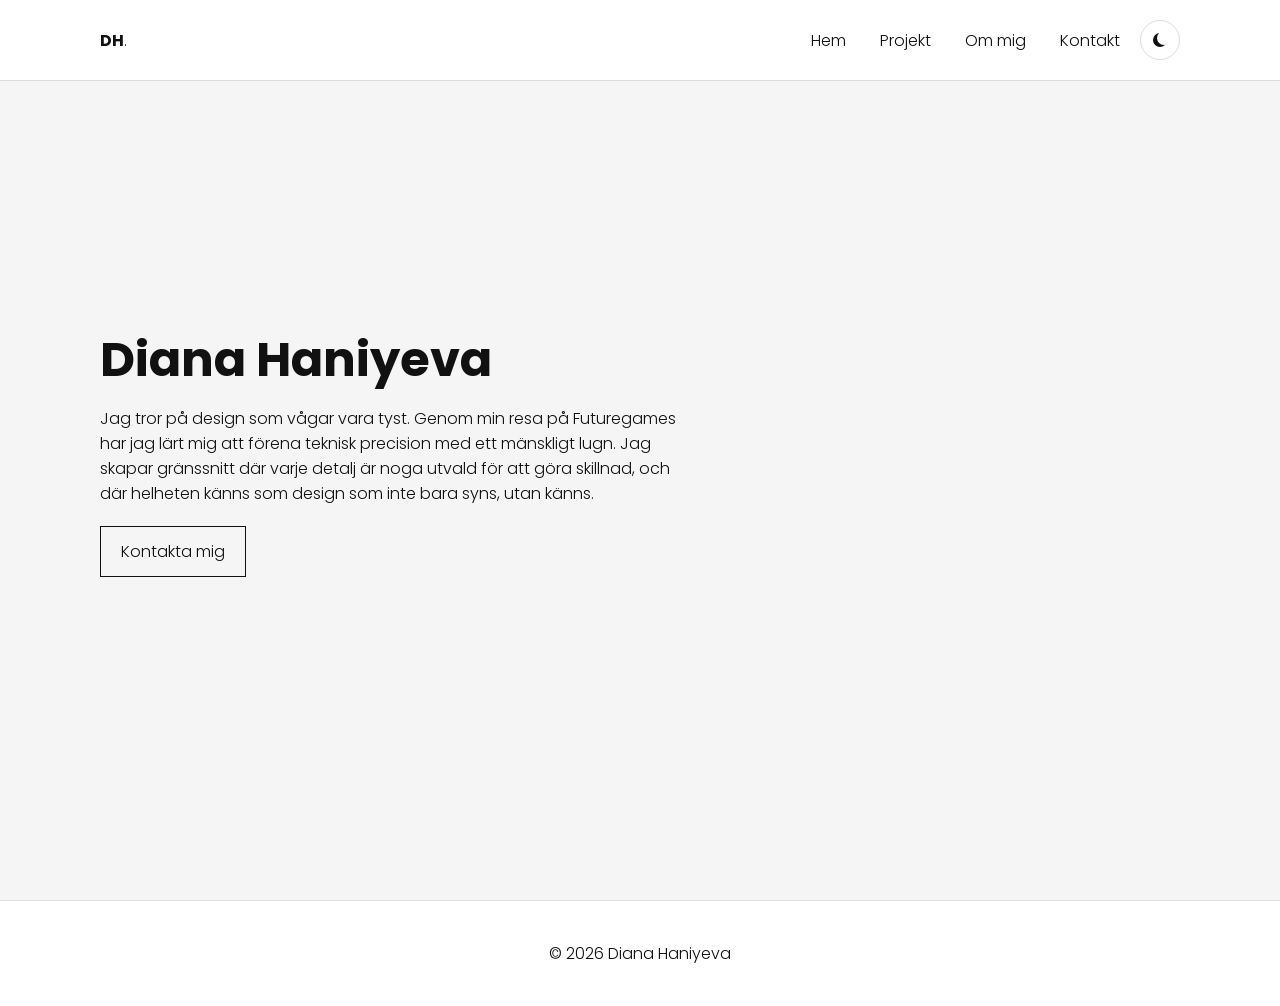
<file: index.html>
<!DOCTYPE html>
<html lang="sv">
<head>
  <meta charset="UTF-8">
  <meta name="viewport" content="width=device-width, initial-scale=1.0">
  <title>Hem</title>

  <!-- Font Poppins -->
  <link href="https://fonts.googleapis.com/css2?family=Poppins:wght@300;700&display=swap" rel="stylesheet">

  <link rel="stylesheet" href="style.css">
</head>
<body>
<!-- header with links to other pages and dark mode buton -->
<header>

  <div class="logo">DH<span>.</span></div>

  <nav>
    <a href="index.html">Hem</a>
    <a href="projects.html">Projekt</a>
    <a href="about.html">Om mig</a>
    <a href="contact.html">Kontakt</a>
  </nav>

  <!-- Dark mode buttn -->
  <button id="themeToggle" aria-label="Toggle theme">
    <span class="icon"></span>
  </button>

  <!-- Burger menu button for phone -->
  <button class="burger" id="burger">☰</button>

</header>

<!-- In the burger menu -->
<div class="mobile-menu" id="mobileMenu">

  <!-- Close button in burger menu -->
  <button class="close-menu" id="closeMenu">✕</button>

  <a href="index.html">Hem</a>
  <a href="projects.html">Projekt</a>
  <a href="about.html">Om mig</a>
  <a href="contact.html">Kontakt</a>

</div>
<!-- Home page text-->
<section class="home">
  <h1>Diana Haniyeva</h1>
  <p>Jag tror på design som vågar vara tyst. Genom min resa på Futuregames har jag lärt mig att förena teknisk precision med ett mänskligt lugn. Jag skapar gränssnitt där varje detalj är noga utvald för att göra skillnad, och där helheten känns som design som inte bara syns, utan känns. ︎⁠</p>
  <a href="contact.html" class="cta-btn">Kontakta mig</a>
</section>

<!-- Footer-->
<footer>
  <p>© 2026 Diana Haniyeva</p>
</footer>
<!-- Links dark mode in java script-->
<script src="script.js"></script>
</body>
</html>
</file>
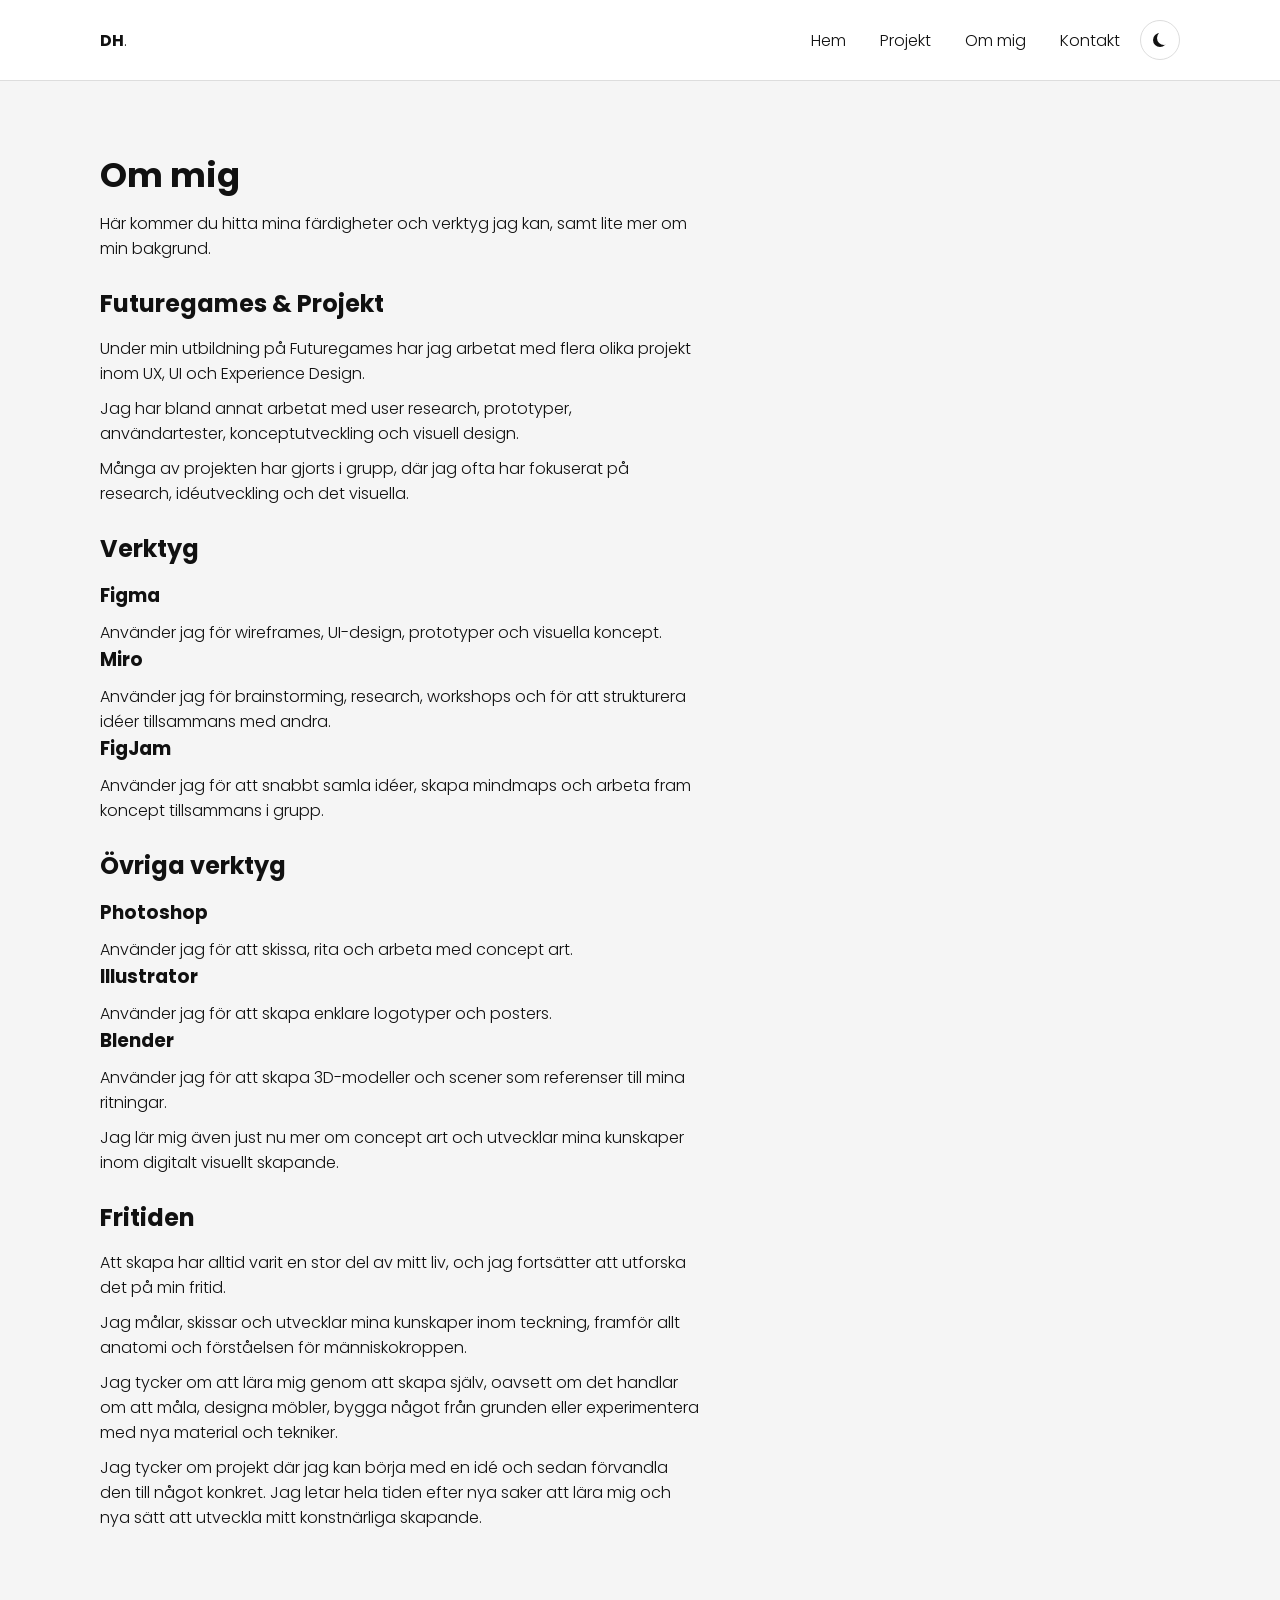
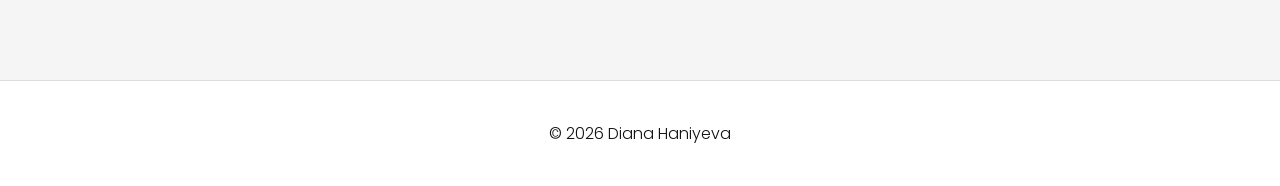
<file: about.html>
<!DOCTYPE html>
<html lang="sv">
<head>
  <meta charset="UTF-8">
  <meta name="viewport" content="width=device-width, initial-scale=1.0">
  <title>Om mig</title>

  <link href="https://fonts.googleapis.com/css2?family=Poppins:wght@300;700&display=swap" rel="stylesheet">
  <link rel="stylesheet" href="style.css">
</head>

<body>
<!-- header with links to other pages and dark mode button -->
<header>
  <div class="logo">DH<span>.</span></div>

  <nav>
    <a href="index.html">Hem</a>
    <a href="projects.html">Projekt</a>
    <a href="about.html">Om mig</a>
    <a href="contact.html">Kontakt</a>
  </nav>

  <button id="themeToggle" aria-label="Toggle theme">
  <span class="icon"></span>
</button>
<!-- Burger menu button for phone -->
  <button class="burger" id="burger">☰</button>
</header>

<!-- In the burger menu -->
<div class="mobile-menu" id="mobileMenu">

  <!-- Close button in burger menu -->
  <button class="close-menu" id="closeMenu">✕</button>

  <a href="index.html">Hem</a>
  <a href="projects.html">Projekt</a>
  <a href="about.html">Om mig</a>
  <a href="contact.html">Kontakt</a>
</div>

<!-- About me page text-->
<section class="page">
  <h1>Om mig</h1>

  <p>
    Här kommer du hitta mina färdigheter och verktyg jag kan, samt lite mer om min bakgrund.
  </p>
<br>
  <h2>Futuregames & Projekt</h2>

  <p>
    Under min utbildning på Futuregames har jag arbetat med flera olika projekt inom UX, UI och Experience Design.
  </p>

  <p>
    Jag har bland annat arbetat med user research, prototyper, användartester, konceptutveckling och visuell design.
  </p>

  <p>
    Många av projekten har gjorts i grupp, där jag ofta har fokuserat på research, idéutveckling och det visuella.
  </p>
<br>
  <h2>Verktyg</h2>

  <h3>Figma</h3>
  <p>
    Använder jag för wireframes, UI-design, prototyper och visuella koncept.
  </p>

  <h3>Miro</h3>
  <p>
    Använder jag för brainstorming, research, workshops och för att strukturera idéer tillsammans med andra.
  </p>

  <h3>FigJam</h3>
  <p>
    Använder jag för att snabbt samla idéer, skapa mindmaps och arbeta fram koncept tillsammans i grupp.
  </p>
<br>
  <h2>Övriga verktyg</h2>

  <h3>Photoshop</h3>
  <p>
    Använder jag för att skissa, rita och arbeta med concept art.
  </p>

  <h3>Illustrator</h3>
  <p>
    Använder jag för att skapa enklare logotyper och posters.
  </p>

  <h3>Blender</h3>
  <p>
    Använder jag för att skapa 3D-modeller och scener som referenser till mina ritningar.
  </p>

  <p>
    Jag lär mig även just nu mer om concept art och utvecklar mina kunskaper inom digitalt visuellt skapande.
  </p>
<br>
  <h2>Fritiden</h2>

  <p>
    Att skapa har alltid varit en stor del av mitt liv, och jag fortsätter att utforska det på min fritid.
  </p>

  <p>
    Jag målar, skissar och utvecklar mina kunskaper inom teckning, framför allt anatomi och förståelsen för människokroppen.
  </p>

  <p>
    Jag tycker om att lära mig genom att skapa själv, oavsett om det handlar om att måla, designa möbler, bygga något från grunden eller experimentera med nya material och tekniker.
  </p>

  <p>
    Jag tycker om projekt där jag kan börja med en idé och sedan förvandla den till något konkret. Jag letar hela tiden efter nya saker att lära mig och nya sätt att utveckla mitt konstnärliga skapande.
  </p>
</section>

<!-- Footer-->
<footer>
  <p>© 2026 Diana Haniyeva</p>
</footer>

<!-- Links dark mode in java script-->
<script src="script.js"></script>
</body>
</html>
</file>
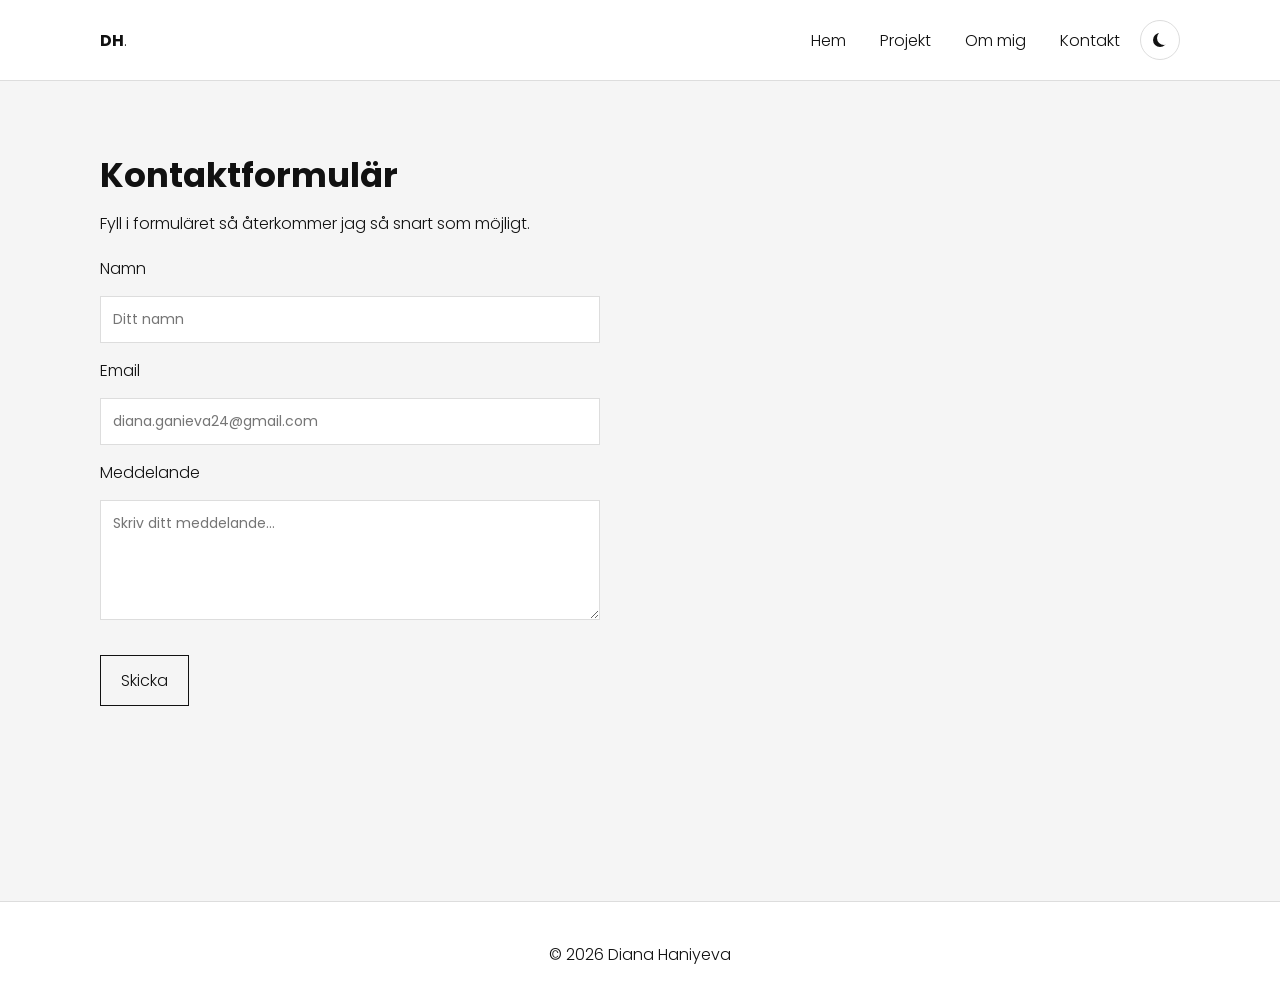
<file: contact-form.html>
<!DOCTYPE html>
<html lang="sv">
<head>
  <meta charset="UTF-8">
  <meta name="viewport" content="width=device-width, initial-scale=1.0">
  <title>Kontaktformulär</title>

  <link href="https://fonts.googleapis.com/css2?family=Poppins:wght@300;700&display=swap" rel="stylesheet">
  <link rel="stylesheet" href="style.css">
</head>

<body>
<!-- header with links to other pages and dark mode button -->
<header>
  <div class="logo">DH<span>.</span></div>

  <nav>
    <a href="index.html">Hem</a>
    <a href="projects.html">Projekt</a>
    <a href="about.html">Om mig</a>
    <a href="contact.html">Kontakt</a>
  </nav>

  <button id="themeToggle" aria-label="Toggle theme">
  <span class="icon"></span>
</button>
<!-- Burger menu button for phone -->
  <button class="burger" id="burger">☰</button>

</header>

<!-- In the burger menu -->
<div class="mobile-menu" id="mobileMenu">

  <!-- Close button in burger menu -->
  <button class="close-menu" id="closeMenu">✕</button>

  <a href="index.html">Hem</a>
  <a href="projects.html">Projekt</a>
  <a href="about.html">Om mig</a>
  <a href="contact.html">Kontakt</a>

</div>

<!-- Contact forms page text-->
<section class="form-page">

  <div class="form-container">

    <h1>Kontaktformulär</h1>
    <p>Fyll i formuläret så återkommer jag så snart som möjligt.</p>

    <form id="contactForm" class="form">

      <label>Namn</label>
      <input type="text" id="name" placeholder="Ditt namn">

      <label>Email</label>
      <input type="email" id="email" placeholder="diana.ganieva24@gmail.com">

      <label>Meddelande</label>
      <textarea id="message" placeholder="Skriv ditt meddelande..."></textarea>

      <button type="submit" class="cta-btn">Skicka</button>

      <p id="formMessage"></p>

    </form>

  </div>

</section>

<!-- Footer-->
<footer>
  <p>© 2026 Diana Haniyeva</p>
</footer>

<!-- Links dark mode and contact validation in java script-->
<script src="script.js"></script>
</body>
</html>
</file>
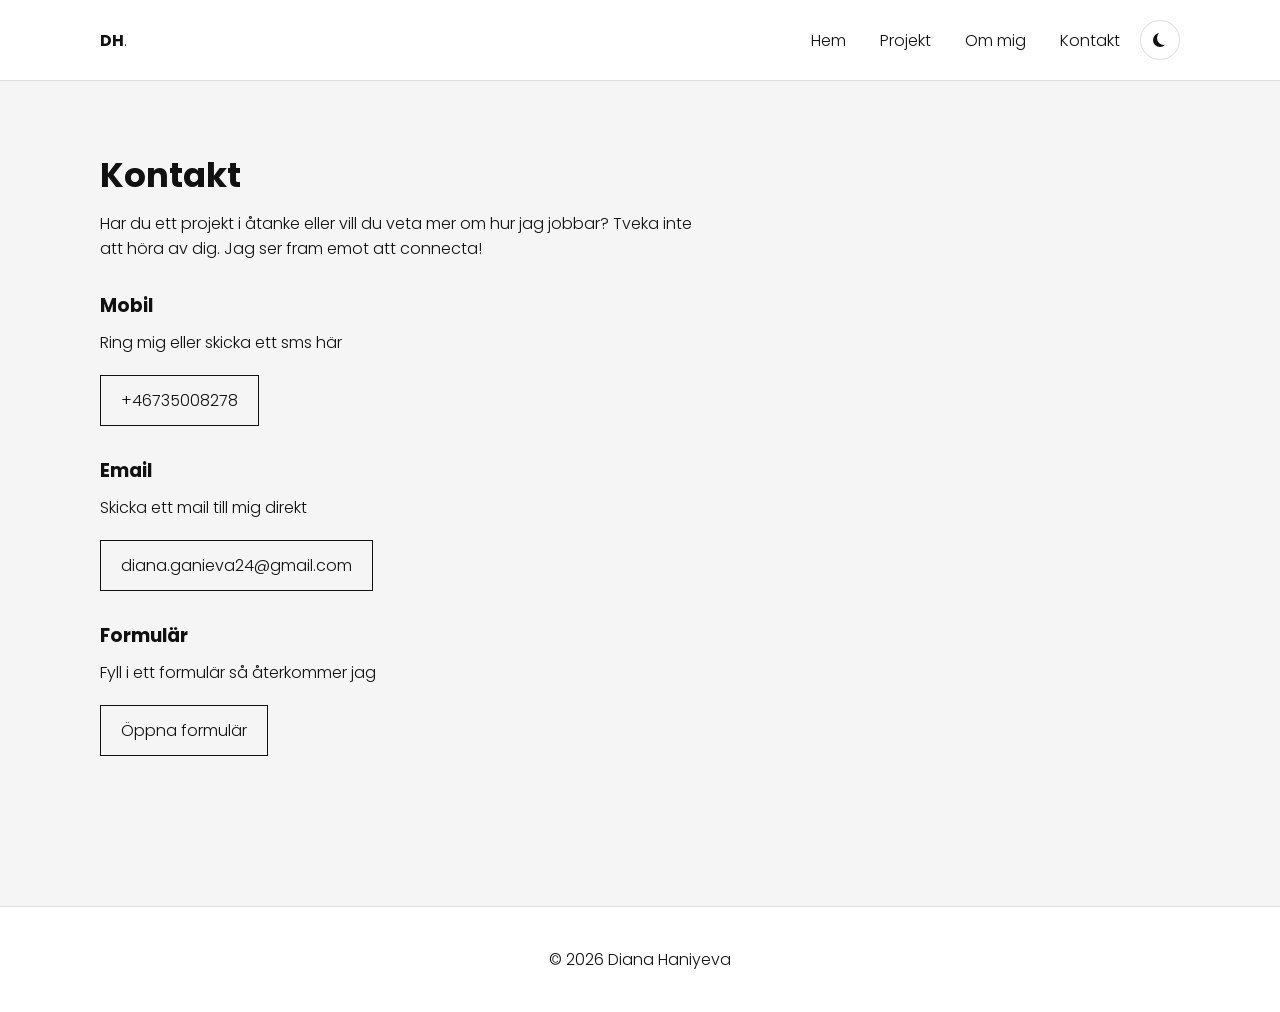
<file: contact.html>
<!DOCTYPE html>
<html lang="sv">
<head>
  <meta charset="UTF-8">
  <meta name="viewport" content="width=device-width, initial-scale=1.0">
  <title>Kontakt</title>

  <link href="https://fonts.googleapis.com/css2?family=Poppins:wght@300;700&display=swap" rel="stylesheet">
  <link rel="stylesheet" href="style.css">
</head>

<body>
<!-- header with links to other pages and dark mode button -->
<header>
  <div class="logo">DH<span>.</span></div>

  <nav>
    <a href="index.html">Hem</a>
    <a href="projects.html">Projekt</a>
    <a href="about.html">Om mig</a>
    <a href="contact.html">Kontakt</a>
  </nav>

  <button id="themeToggle" aria-label="Toggle theme">
  <span class="icon"></span>
</button>
<!-- Burger menu button for phone -->
  <button class="burger" id="burger">☰</button>

</header>

<!-- In the burger menu -->
<div class="mobile-menu" id="mobileMenu">

  <!-- Close button in burger menu -->
  <button class="close-menu" id="closeMenu">✕</button>

  <a href="index.html">Hem</a>
  <a href="projects.html">Projekt</a>
  <a href="about.html">Om mig</a>
  <a href="contact.html">Kontakt</a>

</div>

<!-- Contact me page text-->
<section class="page">

  <h1>Kontakt</h1>
  <p>Har du ett projekt i åtanke eller vill du veta mer om hur jag jobbar? Tveka inte att höra av dig. 
Jag ser fram emot att connecta!</p>

  <!-- Phone number -->
  <div class="contact-item">
    <div class="contact-text">
      <h3>Mobil</h3>
      <p>Ring mig eller skicka ett sms här</p>
    </div>

    <button class="cta-btn copy-btn" data-copy="+46735008278">
      +46735008278
    </button>
  </div>

  <!-- Email -->
  <div class="contact-item">
    <div class="contact-text">
      <h3>Email</h3>
      <p>Skicka ett mail till mig direkt</p>
    </div>

    <button class="cta-btn copy-btn" data-copy="diana.ganieva24@gmail.com">
      diana.ganieva24@gmail.com
    </button>
  </div>

  <!-- Contact forms links to a different page -->
  <div class="contact-item">
    <div class="contact-text">
      <h3>Formulär</h3>
      <p>Fyll i ett formulär så återkommer jag</p>
    </div>

    <a href="contact-form.html" class="cta-btn">
      Öppna formulär
    </a>
  </div>

</section>

<!-- Footer-->
<footer>
  <p>© 2026 Diana Haniyeva</p>
</footer>

<!-- Links dark mode and copy button in java script-->
<script src="script.js"></script>
</body>
</html>
</file>
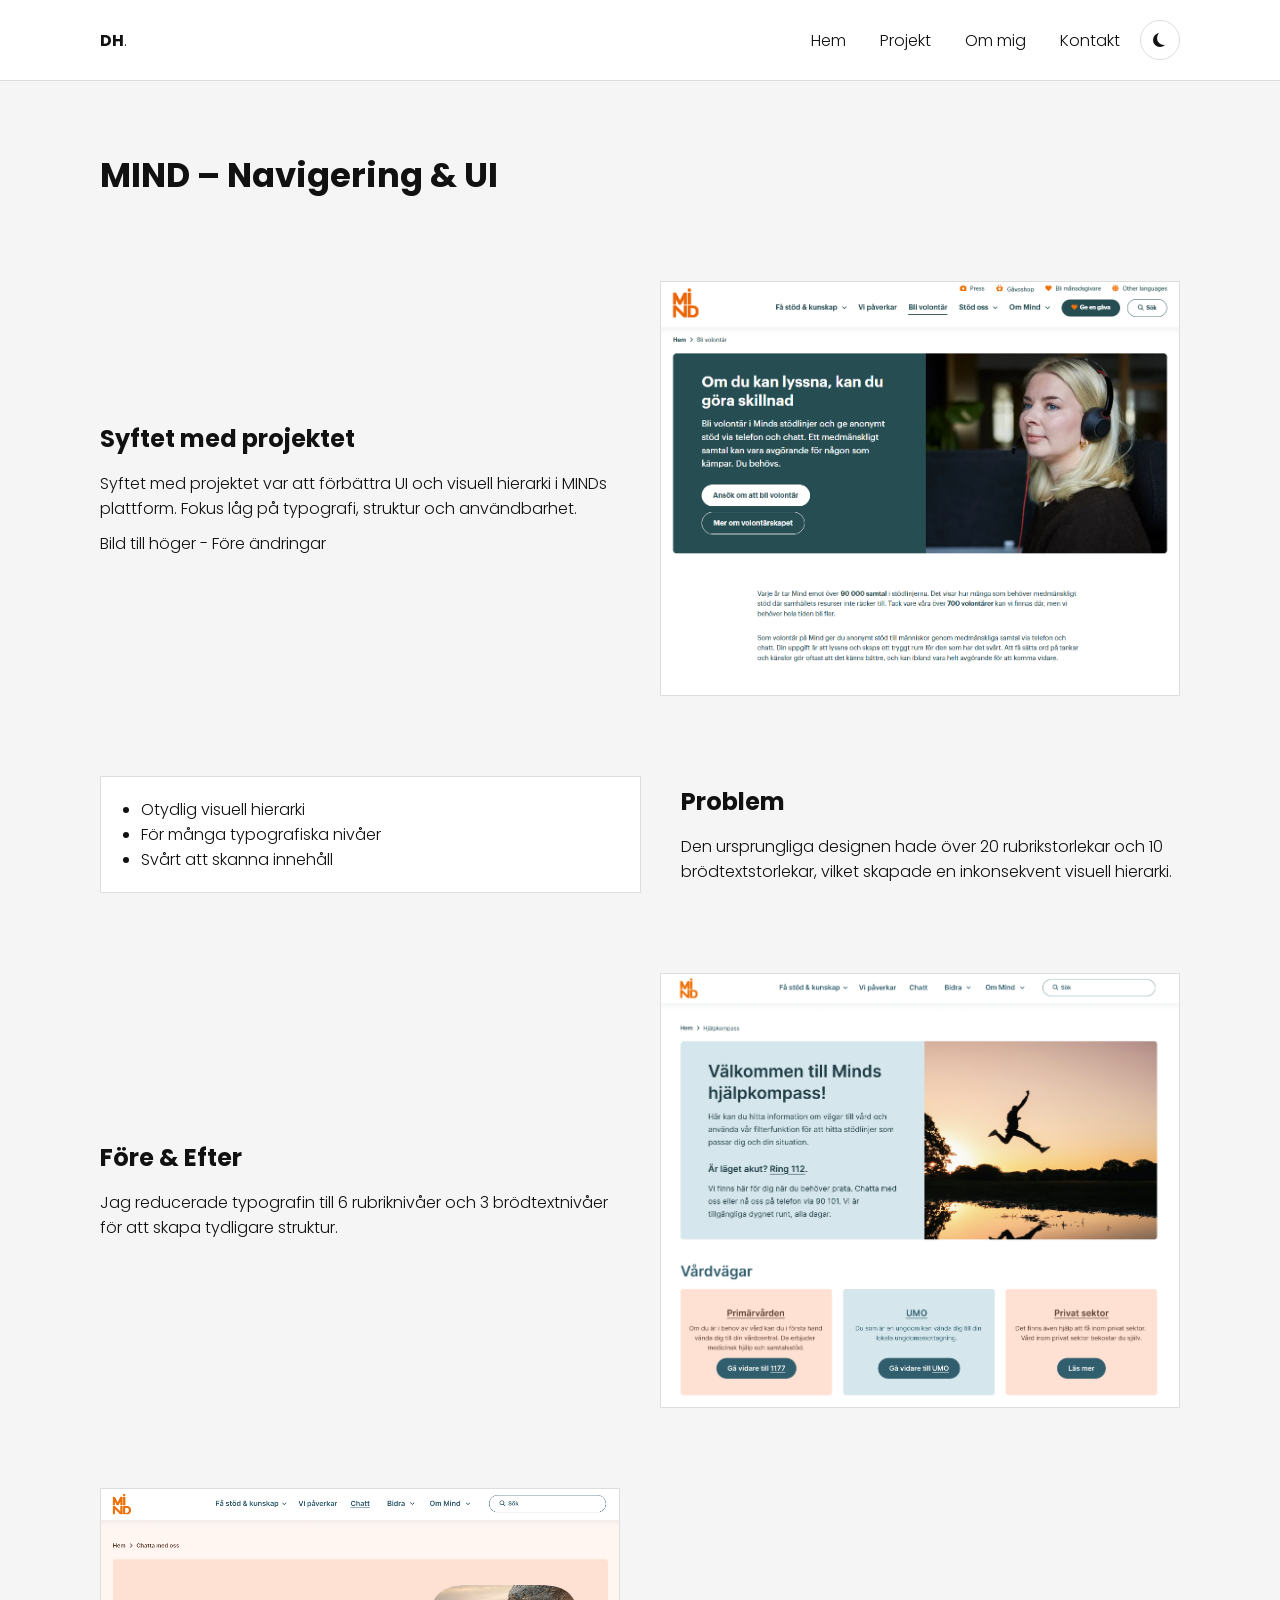
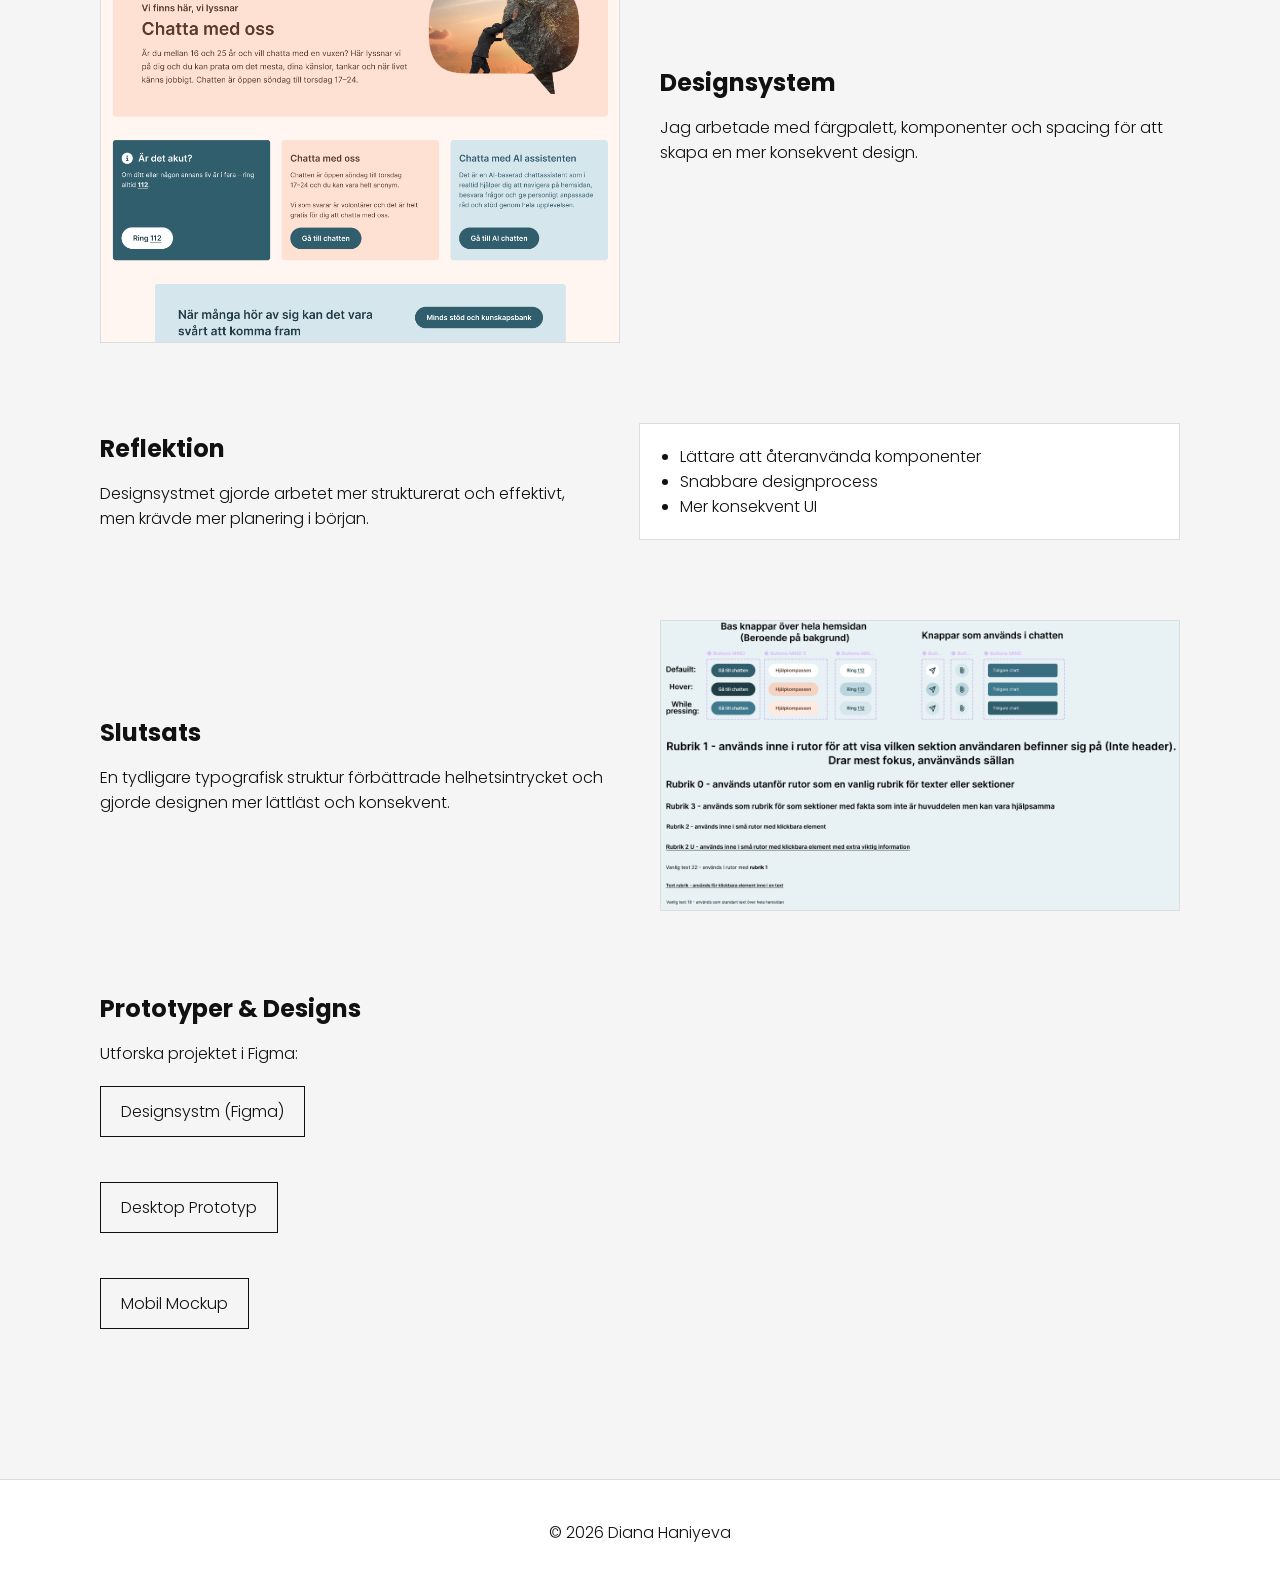
<file: project-2.html>
<!DOCTYPE html>
<html lang="sv">
<head>
  <meta charset="UTF-8">
  <meta name="viewport" content="width=device-width, initial-scale=1.0">
  <title>Projekt 2</title>

  <link href="https://fonts.googleapis.com/css2?family=Poppins:wght@300;700&display=swap" rel="stylesheet">
  <link rel="stylesheet" href="style.css">
</head>

<body>
<!-- header with links to other pages and dark mode button -->
<header>
  <div class="logo">DH<span>.</span></div>

  <nav>
    <a href="index.html">Hem</a>
    <a href="projects.html">Projekt</a>
    <a href="about.html">Om mig</a>
    <a href="contact.html">Kontakt</a>
  </nav>

  <button id="themeToggle" aria-label="Toggle theme">
  <span class="icon"></span>
</button>
<!-- Burger menu button for phone -->
  <button class="burger" id="burger">☰</button>

</header>

<!-- In the burger menu -->
<div class="mobile-menu" id="mobileMenu">

  <!-- Close button in burger menu -->
  <button class="close-menu" id="closeMenu">✕</button>

  <a href="index.html">Hem</a>
  <a href="projects.html">Projekt</a>
  <a href="about.html">Om mig</a>
  <a href="contact.html">Kontakt</a>

</div>

<!-- Project 2 MIND page text-->
<section class="page">

  <h1>MIND – Navigering & UI</h1>

  <!-- Intorduction to the left -->
  <div class="case-block">
    <div class="case-text">
      <h2>Syftet med projektet</h2>
      <p>
        Syftet med projektet var att förbättra UI och visuell hierarki i MINDs plattform. Fokus låg på typografi, struktur och användbarhet.
      </p>
      <p>
      Bild till höger - Före ändringar 
      </p>
    </div>
<!-- Picture to the right -->
    <div class="case-media">
      <img src="Screenshot 2026-04-20 143817.png" alt="Mind UI overview">
    </div>
  </div>

  <!-- Problems description -->
  <div class="case-block reverse">

    <div class="case-text">
      <h2>Problem</h2>
      <p>
        Den ursprungliga designen hade över 20 rubrikstorlekar och 10 brödtextstorlekar, vilket skapade en inkonsekvent visuell hierarki.
      </p>
    </div>

    <div class="case-media box">
      <ul>
        <li>Otydlig visuell hierarki</li>
        <li>För många typografiska nivåer</li>
        <li>Svårt att skanna innehåll</li>
      </ul>
    </div>

  </div>

  <!-- Before and after descriprion -->
  <div class="case-block">

    <div class="case-text">
      <h2>Före & Efter</h2>
      <p>
        Jag reducerade typografin till 6 rubriknivåer och 3 brödtextnivåer för att skapa tydligare struktur.
      </p>
    </div>

    <div class="case-media">
      <img src="Screenshot 2026-04-20 144026.png" alt="Before and after typography">
    </div>

  </div>

  <!-- Design system -->
  <div class="case-block reverse">

    <div class="case-text">
      <h2>Designsystem</h2>
      <p>
        Jag arbetade med färgpalett, komponenter och spacing för att skapa en mer konsekvent design.
      </p>
    </div>

    <div class="case-media">
      <img src="Screenshot 2026-04-20 144130.png" alt="Design system">
    </div>

  </div>

  <!-- Reflection -->
  <div class="case-block">

    <div class="case-text">
      <h2>Reflektion</h2>
      <p>
        Designsystmet gjorde arbetet mer strukturerat och effektivt, men krävde mer planering i början.
      </p>
    </div>

    <div class="case-media box">
      <ul>
        <li>Lättare att återanvända komponenter</li>
        <li>Snabbare designprocess</li>
        <li>Mer konsekvent UI</li>
      </ul>
    </div>

  </div>

  <!-- Summary -->
  <div class="case-block">

    <div class="case-text">
      <h2>Slutsats</h2>
      <p>
        En tydligare typografisk struktur förbättrade helhetsintrycket och gjorde designen mer lättläst och konsekvent.
      </p>
    </div>

    <div class="case-media">
      <img src="Screenshot 2026-04-20 144324.png" alt="Final UI result">
    </div>

  </div>

  <!-- Links to figma , mopbile , desktop and designsystem in figma -->
  <div class="case-link">

    <h2>Prototyper & Designs</h2>

    <p>Utforska projektet i Figma:</p>

    <a class="cta-btn"
       href="https://www.figma.com/design/TiWqcX7MVVLCcQ5pm7fJrP/Projekt-UI--MIND-?node-id=77-17865&t=XkqGIwso51oyR9x7-1"
       target="_blank">
      Designsystm (Figma)
    </a>

    <br><br>

    <a class="cta-btn"
       href="https://www.figma.com/proto/TiWqcX7MVVLCcQ5pm7fJrP/Projekt-UI--MIND-?node-id=77-17987&p=f&t=waSozE32pjCkyhh6-0"
       target="_blank">
      Desktop Prototyp
    </a>

    <br><br>

    <a class="cta-btn"
       href="https://www.figma.com/proto/Uv2Laeg8zhBTCLLB1NYCI2/Grupp-6---mind.se-prototyp?node-id=692-1211&p=f&t=jbS5DhYR5oali4DG-0"
       target="_blank">
      Mobil Mockup
    </a>

  </div>

</section>

<!-- Footer -->
<footer>
  <p>© 2026 Diana Haniyeva</p>
</footer>

<!-- Links dark mode in java script-->
<script src="script.js"></script>
</body>
</html>
</file>
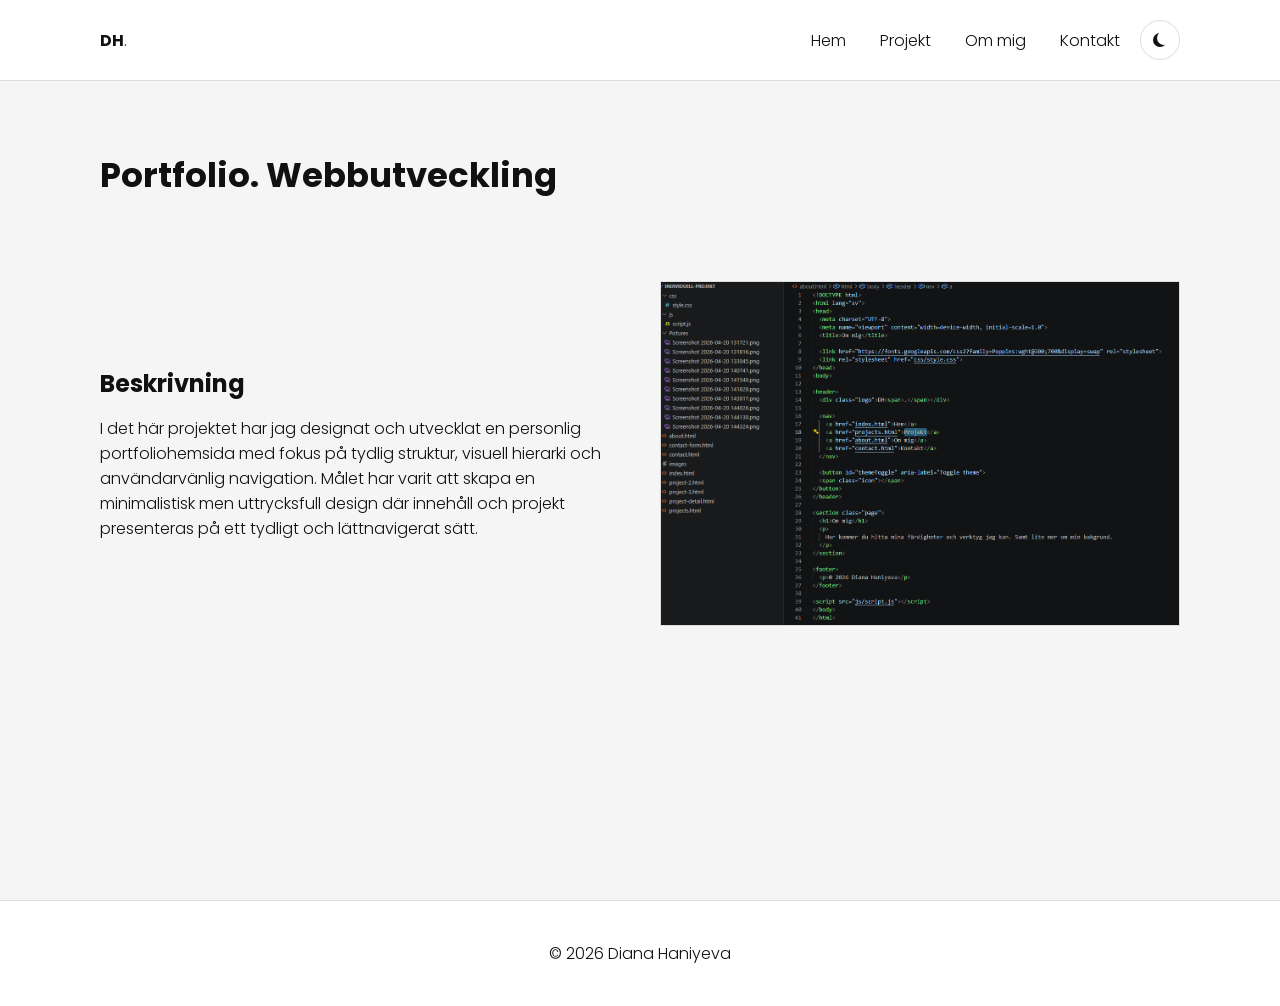
<file: project-3.html>
<!DOCTYPE html>
<html lang="sv">
<head>
  <meta charset="UTF-8">
  <meta name="viewport" content="width=device-width, initial-scale=1.0">
  <title>Projekt 3</title>

  <link href="https://fonts.googleapis.com/css2?family=Poppins:wght@300;700&display=swap" rel="stylesheet">
  <link rel="stylesheet" href="style.css">
</head>

<body>
<!-- header with links to other pages and dark mode button -->
<header>
  <div class="logo">DH<span>.</span></div>

  <nav>
    <a href="index.html">Hem</a>
    <a href="projects.html">Projekt</a>
    <a href="about.html">Om mig</a>
    <a href="contact.html">Kontakt</a>
  </nav>

  <button id="themeToggle" aria-label="Toggle theme">
  <span class="icon"></span>
</button>
<!-- Burger menu button for phone -->
  <button class="burger" id="burger">☰</button>

</header>

<!-- In the burger menu -->
<div class="mobile-menu" id="mobileMenu">

  <!-- Close button in burger menu -->
  <button class="close-menu" id="closeMenu">✕</button>

  <a href="index.html">Hem</a>
  <a href="projects.html">Projekt</a>
  <a href="about.html">Om mig</a>
  <a href="contact.html">Kontakt</a>

</div>

<!-- Project 3 portfolio page text-->
<section class="page">
  <h1>Portfolio. Webbutveckling</h1>

   <!-- introduction -->
  <div class="case-block">
    <div class="case-text">
      <h2>Beskrivning</h2>
      <p>
        I det här projektet har jag designat och utvecklat en personlig portfoliohemsida med fokus på tydlig struktur, visuell hierarki och användarvänlig navigation. Målet har varit att skapa en minimalistisk men uttrycksfull design där innehåll och projekt presenteras på ett tydligt och lättnavigerat sätt.
      </p>
  
    </div>
<!-- picture to the right -->
    <div class="case-media">
      <img src="Screenshot 2026-04-20 144625.png" alt="Mind UI overview">
    </div>
  </div>
</section>

<!-- Footer -->
<footer>
  <p>© 2026 Diana Haniyeva</p>
</footer>

<!-- Links dark mode in java script-->
<script src="script.js"></script>
</body>
</html>
</file>
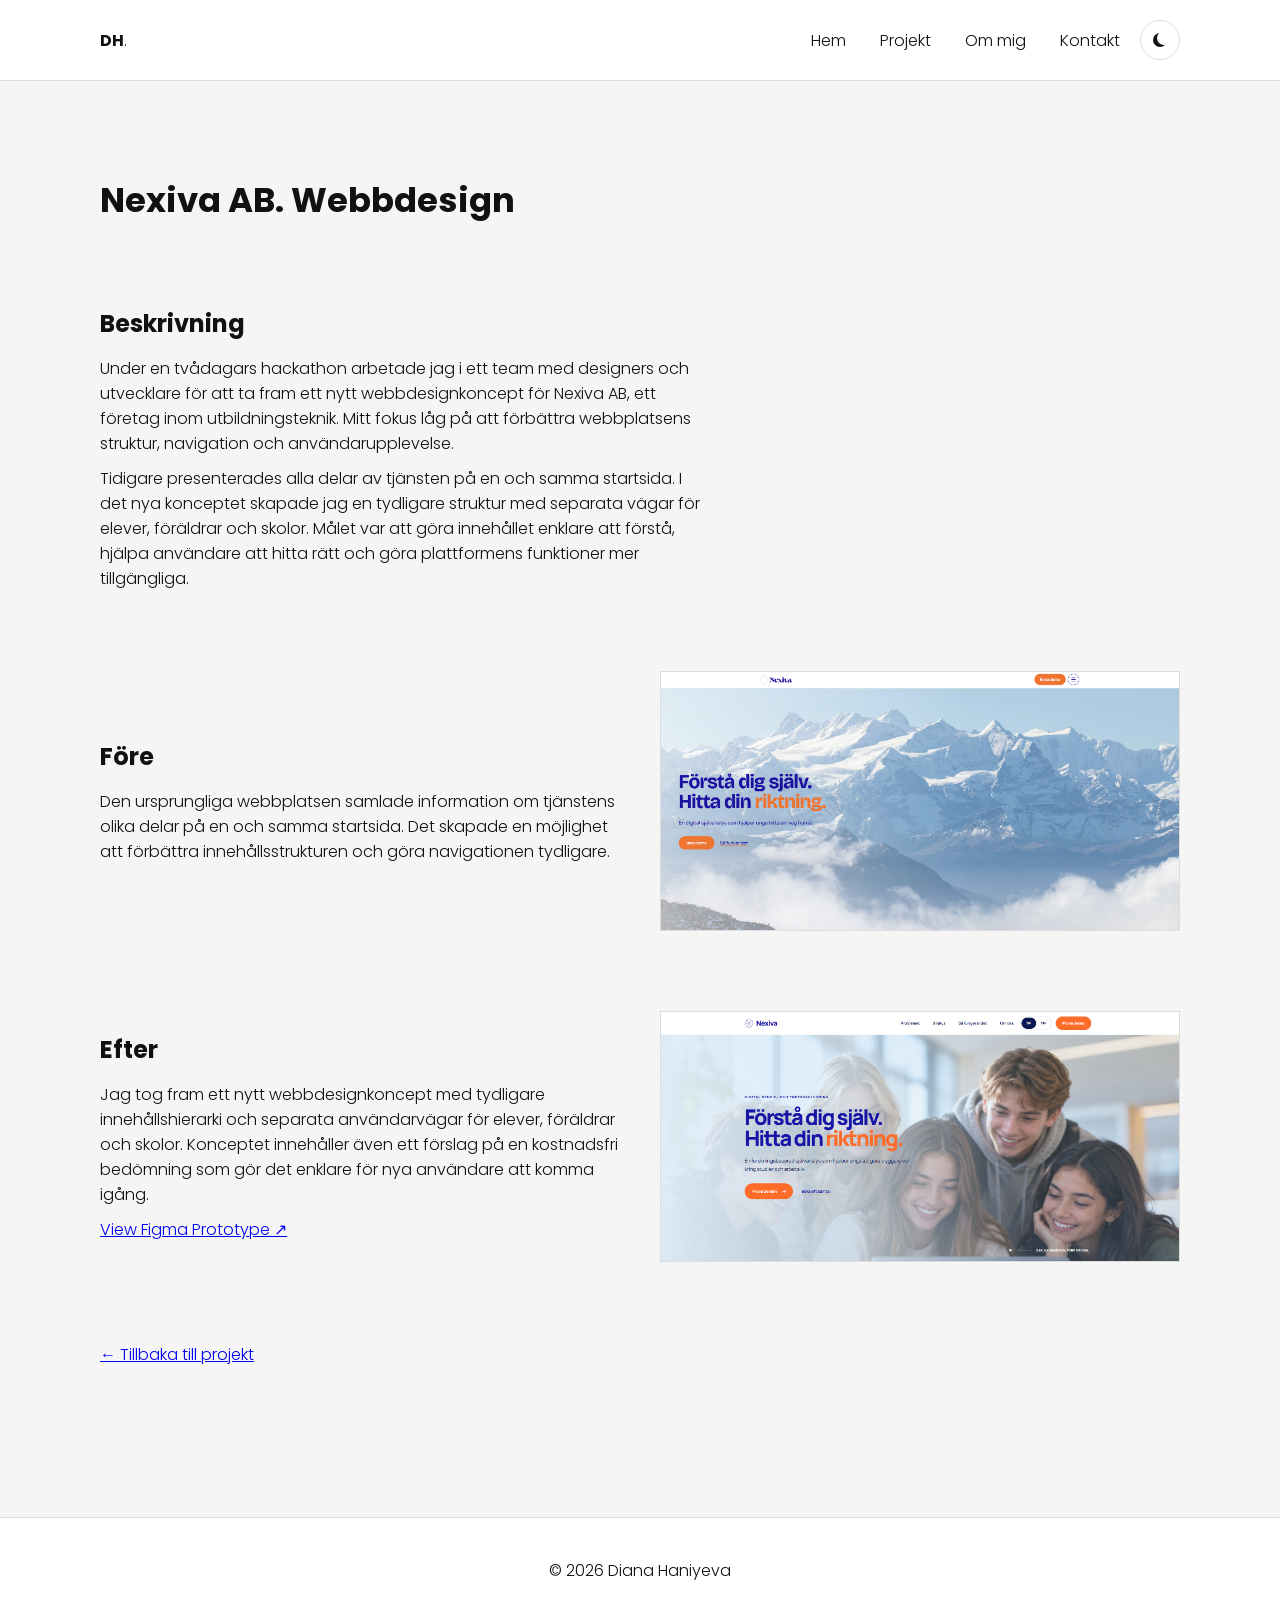
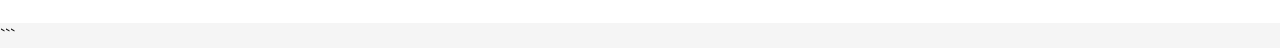
<file: project-4.html>
```html
<!DOCTYPE html>
<html lang="sv">
<head>
  <meta charset="UTF-8">
  <meta name="viewport" content="width=device-width, initial-scale=1.0">
  <title>Projekt 4 - Nexiva AB</title>

  <link href="https://fonts.googleapis.com/css2?family=Poppins:wght@300;700&display=swap" rel="stylesheet">
  <link rel="stylesheet" href="style.css">
  <script src="script.js" defer></script>
</head>

<body>

<!-- Header -->
<header>
  <div class="logo">DH<span>.</span></div>

  <nav>
    <a href="index.html">Hem</a>
    <a href="projects.html">Projekt</a>
    <a href="about.html">Om mig</a>
    <a href="contact.html">Kontakt</a>
  </nav>

  <button id="themeToggle" aria-label="Toggle theme">
    <span class="icon"></span>
  </button>

  <!-- Burger menu -->
  <button class="burger" id="burger" aria-label="Öppna meny">☰</button>
</header>

<!-- Mobile menu -->
<div class="mobile-menu" id="mobileMenu">
  <button class="close-menu" id="closeMenu" aria-label="Stäng meny">✕</button>

  <a href="index.html">Hem</a>
  <a href="projects.html">Projekt</a>
  <a href="about.html">Om mig</a>
  <a href="contact.html">Kontakt</a>
</div>

<!-- Project 4: Nexiva AB -->
<section class="page">
  <h1>Nexiva AB. Webbdesign</h1>

  <!-- Project description -->
  <div class="case-block">
    <div class="case-text">
      <h2>Beskrivning</h2>

      <p>
        Under en tvådagars hackathon arbetade jag i ett team med
        designers och utvecklare för att ta fram ett nytt
        webbdesignkoncept för Nexiva AB, ett företag inom
        utbildningsteknik. Mitt fokus låg på att förbättra
        webbplatsens struktur, navigation och användarupplevelse.
      </p>

      <p>
        Tidigare presenterades alla delar av tjänsten på en och
        samma startsida. I det nya konceptet skapade jag en
        tydligare struktur med separata vägar för elever,
        föräldrar och skolor. Målet var att göra innehållet
        enklare att förstå, hjälpa användare att hitta rätt
        och göra plattformens funktioner mer tillgängliga.
      </p>
    </div>
  </div>

  <!-- Website before redesign -->
  <div class="case-block">
    <div class="case-text">
      <h2>Före</h2>

      <p>
        Den ursprungliga webbplatsen samlade information om
        tjänstens olika delar på en och samma startsida.
        Det skapade en möjlighet att förbättra innehållsstrukturen
        och göra navigationen tydligare.
      </p>
    </div>

    <div class="case-media">
      <img src="nexiva-before.png"
           alt="Nexivas webbplats före redesignen">
    </div>
  </div>

  <!-- Website redesign concept -->
  <div class="case-block">
    <div class="case-text">
      <h2>Efter</h2>

      <p>
        Jag tog fram ett nytt webbdesignkoncept med tydligare
        innehållshierarki och separata användarvägar för elever,
        föräldrar och skolor. Konceptet innehåller även ett
        förslag på en kostnadsfri bedömning som gör det enklare
        för nya användare att komma igång.
      </p>

      <p>
        <a href="https://www.figma.com/make/9WvJQFsT9ui4oWM6OrgCA6/Nexiva-website-design?fullscreen=1&t=a0UcYvs69sbTXaii-1&code-node-id=0-6"
           target="_blank"
           rel="noopener noreferrer">
          View Figma Prototype ↗
        </a>
      </p>
    </div>

    <div class="case-media">
      <img src="nexiva-after.png"
           alt="Mitt nya webbdesignkoncept för Nexiva AB">
    </div>
  </div>

  <p><a href="projects.html">← Tillbaka till projekt</a></p>
</section>

<!-- Footer -->
<footer>
  <p>© 2026 Diana Haniyeva</p>
</footer>

</body>
</html>
```
</file>
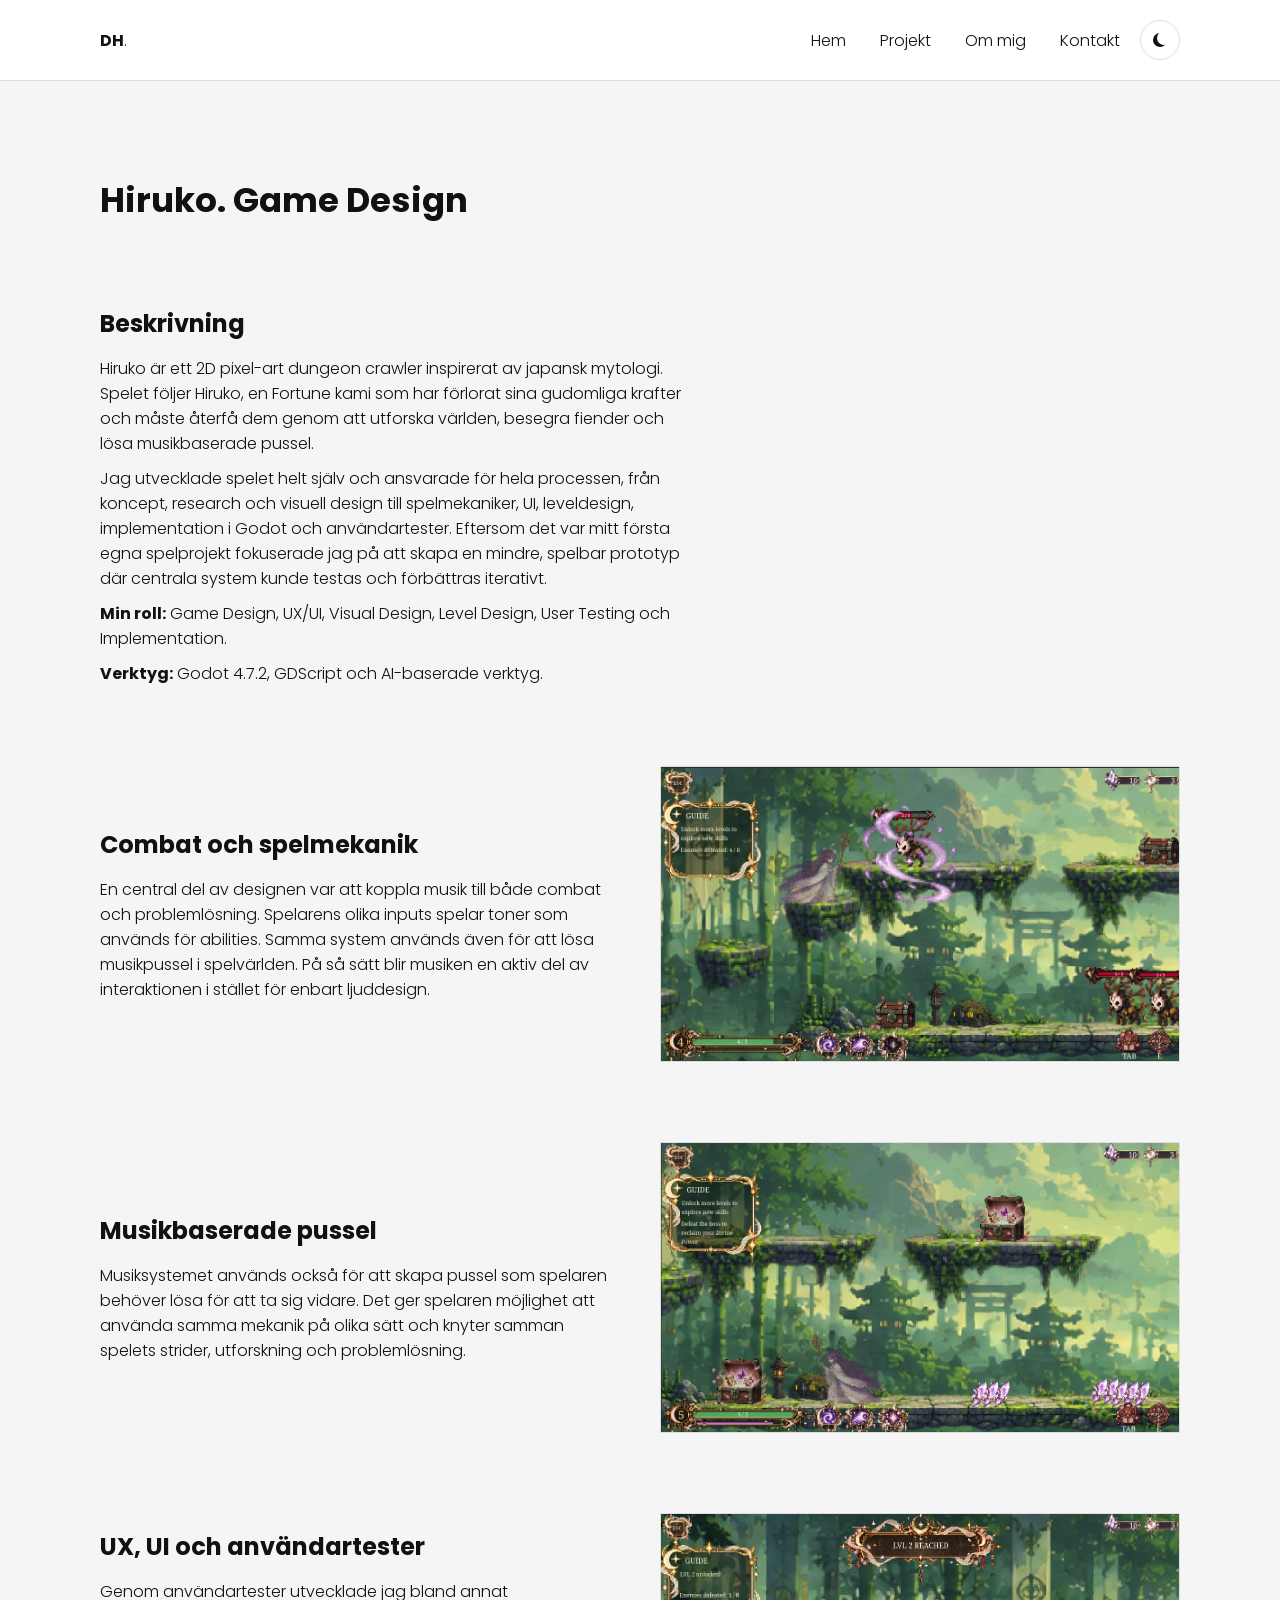
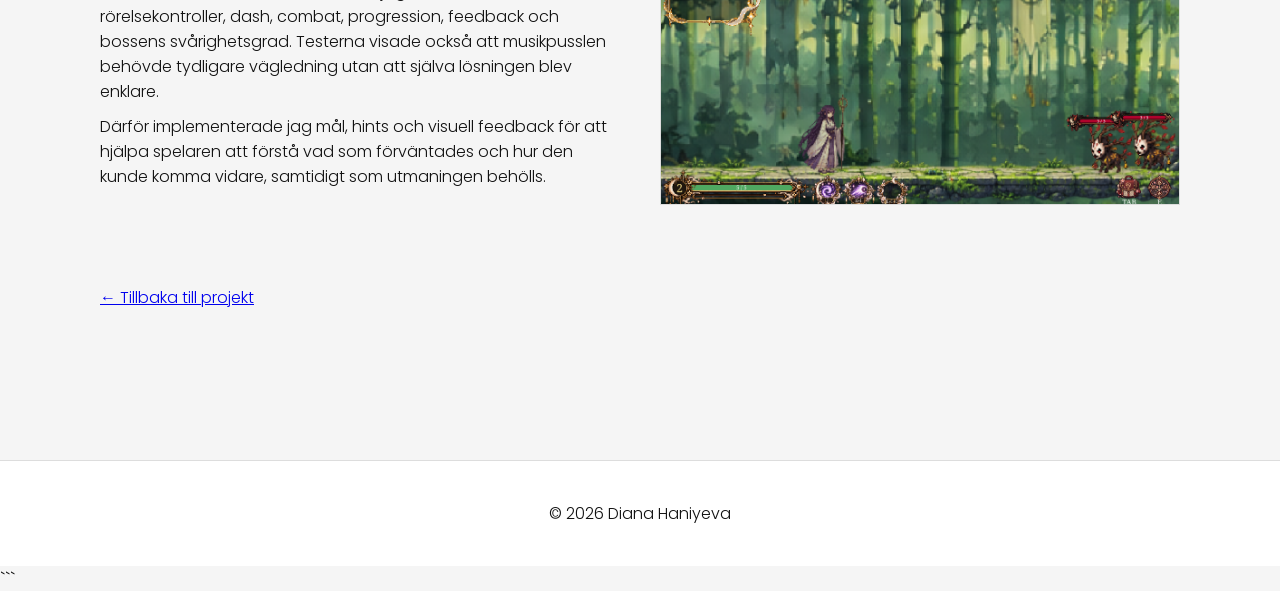
<file: project-5.html>
```html
<!DOCTYPE html>
<html lang="sv">
<head>
  <meta charset="UTF-8">
  <meta name="viewport" content="width=device-width, initial-scale=1.0">
  <title>Projekt 5 - Hiruko</title>

  <link href="https://fonts.googleapis.com/css2?family=Poppins:wght@300;700&display=swap" rel="stylesheet">
  <link rel="stylesheet" href="style.css">
  <script src="script.js" defer></script>
</head>

<body>

<!-- Header -->
<header>
  <div class="logo">DH<span>.</span></div>

  <nav>
    <a href="index.html">Hem</a>
    <a href="projects.html">Projekt</a>
    <a href="about.html">Om mig</a>
    <a href="contact.html">Kontakt</a>
  </nav>

  <button id="themeToggle" aria-label="Toggle theme">
    <span class="icon"></span>
  </button>

  <!-- Burger menu -->
  <button class="burger" id="burger" aria-label="Öppna meny">☰</button>
</header>

<!-- Mobile menu -->
<div class="mobile-menu" id="mobileMenu">
  <button class="close-menu" id="closeMenu" aria-label="Stäng meny">✕</button>

  <a href="index.html">Hem</a>
  <a href="projects.html">Projekt</a>
  <a href="about.html">Om mig</a>
  <a href="contact.html">Kontakt</a>
</div>

<!-- Project 5: Hiruko -->
<section class="page">
  <h1>Hiruko. Game Design</h1>

  <!-- Project introduction -->
  <div class="case-block">
    <div class="case-text">
      <h2>Beskrivning</h2>

      <p>
        Hiruko är ett 2D pixel-art dungeon crawler inspirerat av
        japansk mytologi. Spelet följer Hiruko, en Fortune kami
        som har förlorat sina gudomliga krafter och måste återfå
        dem genom att utforska världen, besegra fiender och lösa
        musikbaserade pussel.
      </p>

      <p>
        Jag utvecklade spelet helt själv och ansvarade för hela
        processen, från koncept, research och visuell design
        till spelmekaniker, UI, leveldesign, implementation
        i Godot och användartester. Eftersom det var mitt första
        egna spelprojekt fokuserade jag på att skapa en mindre,
        spelbar prototyp där centrala system kunde testas och
        förbättras iterativt.
      </p>

      <p>
        <strong>Min roll:</strong> Game Design, UX/UI, Visual Design,
        Level Design, User Testing och Implementation.
      </p>

      <p>
        <strong>Verktyg:</strong> Godot 4.7.2, GDScript och
        AI-baserade verktyg.
      </p>
    </div>
  </div>

  <!-- Image 1: Combat -->
  <div class="case-block">
    <div class="case-text">
      <h2>Combat och spelmekanik</h2>

      <p>
        En central del av designen var att koppla musik till
        både combat och problemlösning. Spelarens olika inputs
        spelar toner som används för abilities. Samma system
        används även för att lösa musikpussel i spelvärlden.
        På så sätt blir musiken en aktiv del av interaktionen
        i stället för enbart ljuddesign.
      </p>
    </div>

    <div class="case-media">
      <img src="hiruko-combat.png"
           alt="Hiruko i strid mot en fiende">
    </div>
  </div>

  <!-- Image 2: Music puzzle -->
  <div class="case-block">
    <div class="case-text">
      <h2>Musikbaserade pussel</h2>

      <p>
        Musiksystemet används också för att skapa pussel
        som spelaren behöver lösa för att ta sig vidare.
        Det ger spelaren möjlighet att använda samma
        mekanik på olika sätt och knyter samman spelets
        strider, utforskning och problemlösning.
      </p>
    </div>

    <div class="case-media">
      <img src="hiruko-puzzle.png"
           alt="Ett musikbaserat pussel i Hiruko">
    </div>
  </div>

  <!-- Image 3: UI, guide and hints -->
  <div class="case-block">
    <div class="case-text">
      <h2>UX, UI och användartester</h2>

      <p>
        Genom användartester utvecklade jag bland annat
        rörelsekontroller, dash, combat, progression,
        feedback och bossens svårighetsgrad. Testerna visade
        också att musikpusslen behövde tydligare vägledning
        utan att själva lösningen blev enklare.
      </p>

      <p>
        Därför implementerade jag mål, hints och visuell
        feedback för att hjälpa spelaren att förstå vad
        som förväntades och hur den kunde komma vidare,
        samtidigt som utmaningen behölls.
      </p>
    </div>

    <div class="case-media">
      <img src="hiruko-ui.png"
           alt="Spelets UI med guide, mål och hints">
    </div>
  </div>

  <p><a href="projects.html">← Tillbaka till projekt</a></p>
</section>

<!-- Footer -->
<footer>
  <p>© 2026 Diana Haniyeva</p>
</footer>

</body>
</html>
```
</file>
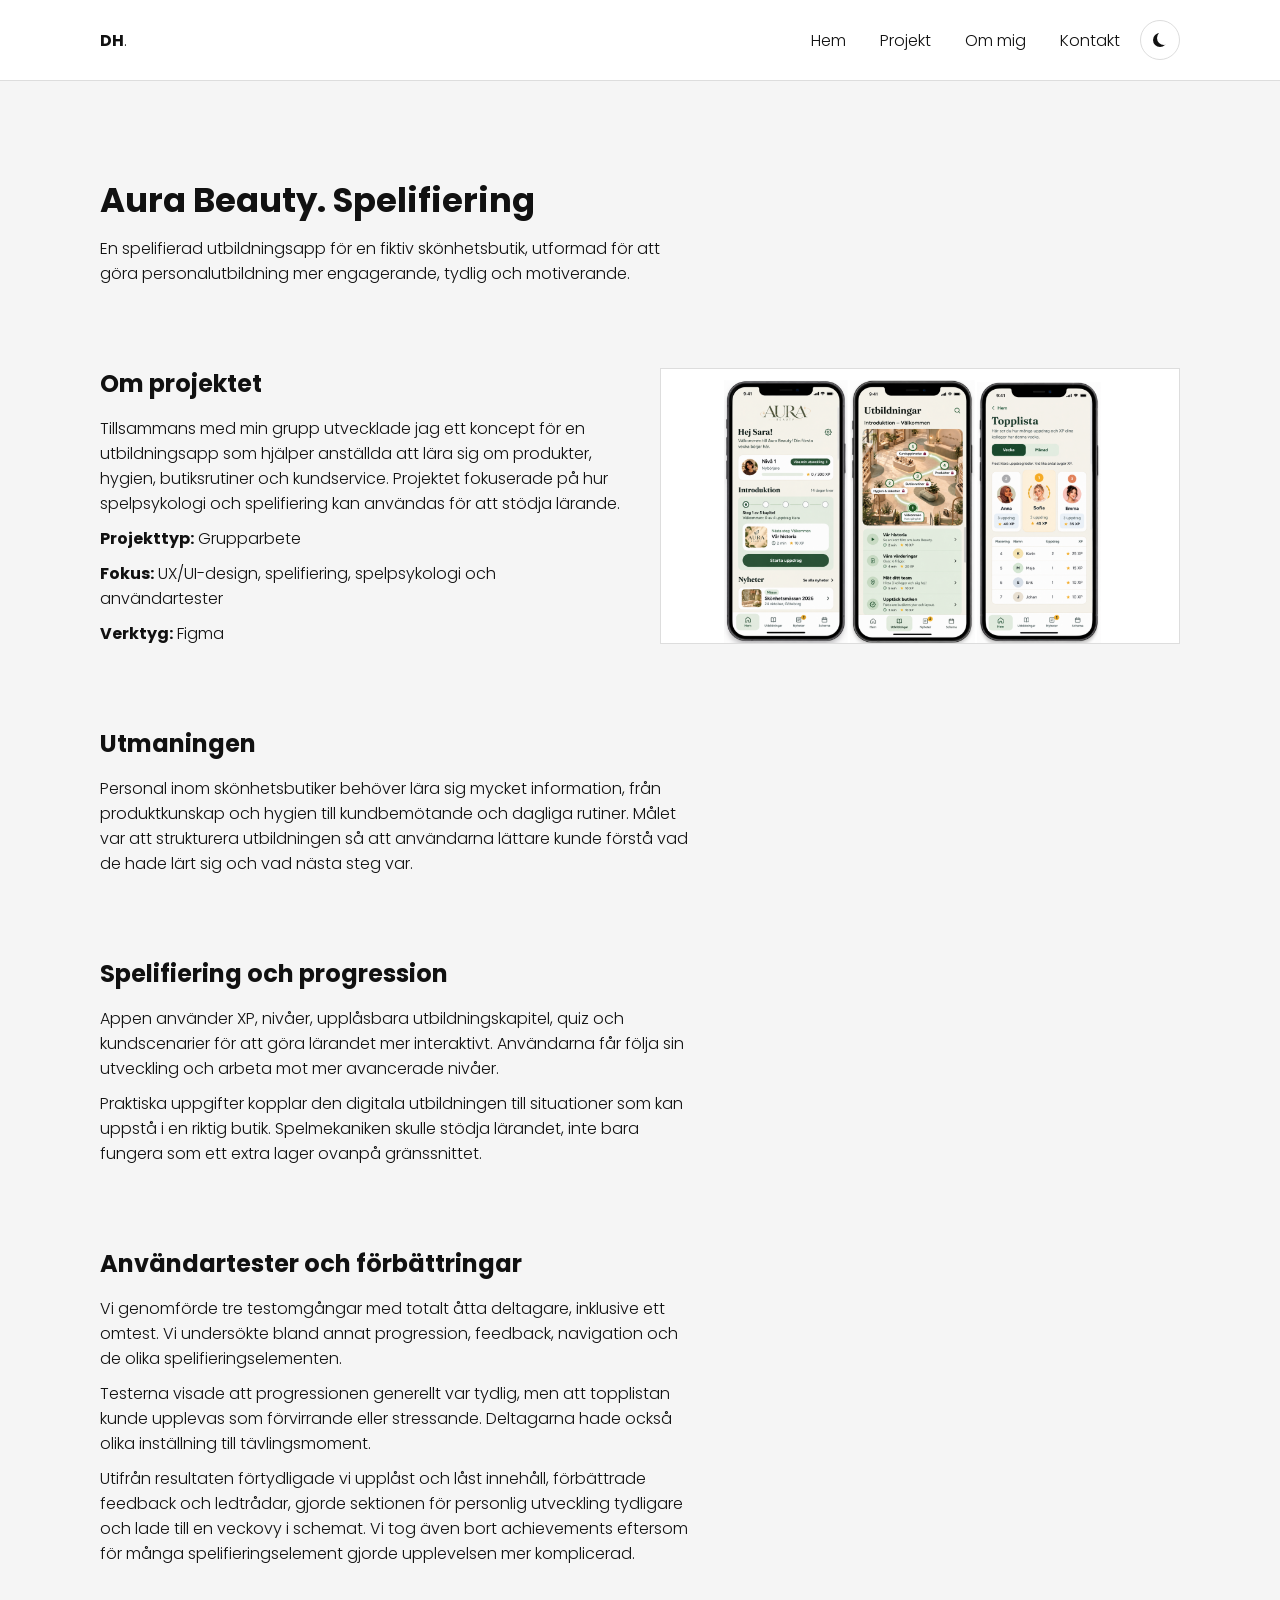
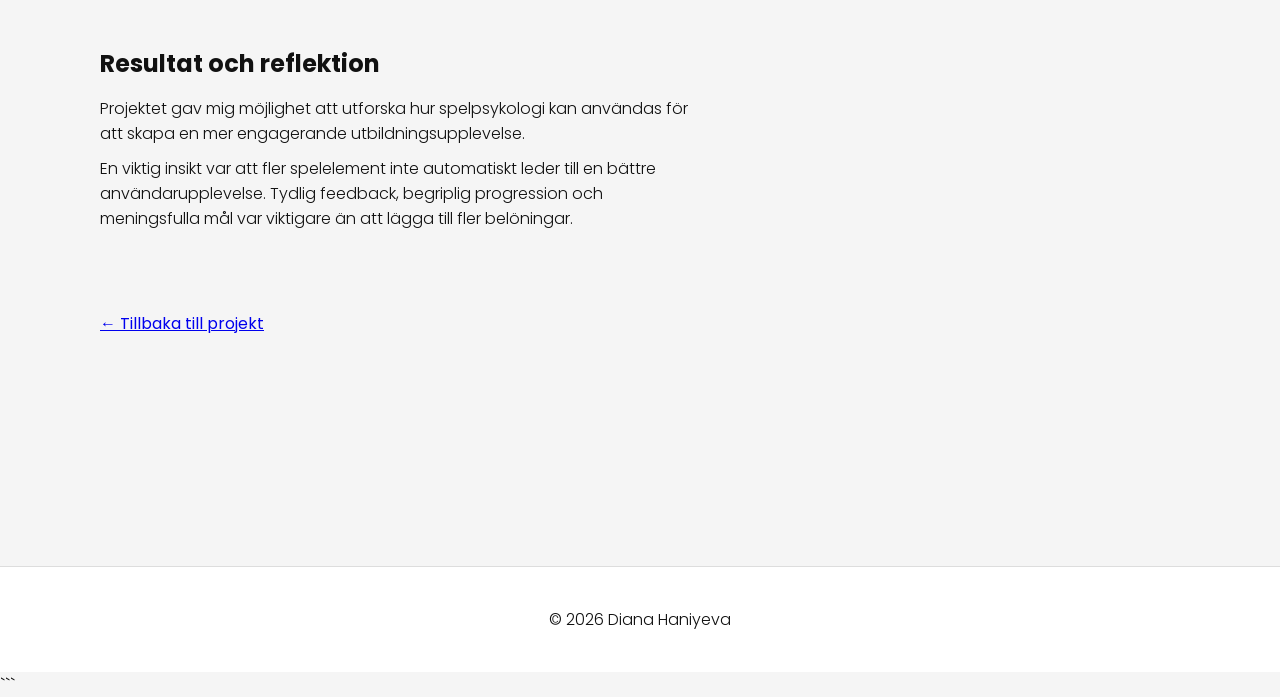
<file: project-6.html>
```html
<!DOCTYPE html>
<html lang="sv">
<head>
    <meta charset="UTF-8">
    <meta name="viewport" content="width=device-width, initial-scale=1.0">
    <title>Aura Beauty | Diana Haniyeva</title>

    <link href="https://fonts.googleapis.com/css2?family=Poppins:wght@300;700&display=swap" rel="stylesheet">
    <link rel="stylesheet" href="style.css">
    <script src="script.js" defer></script>
</head>

<body>

<!-- Header -->
<header>
    <div class="logo">DH<span>.</span></div>

    <nav>
        <a href="index.html">Hem</a>
        <a href="projects.html">Projekt</a>
        <a href="about.html">Om mig</a>
        <a href="contact.html">Kontakt</a>
    </nav>

    <button id="themeToggle" aria-label="Toggle theme">
        <span class="icon"></span>
    </button>

    <!-- Burger menu -->
    <button class="burger" id="burger" aria-label="Öppna meny">☰</button>
</header>

<!-- Mobile menu -->
<div class="mobile-menu" id="mobileMenu">
    <button class="close-menu" id="closeMenu" aria-label="Stäng meny">✕</button>

    <a href="index.html">Hem</a>
    <a href="projects.html">Projekt</a>
    <a href="about.html">Om mig</a>
    <a href="contact.html">Kontakt</a>
</div>

<!-- Project content -->
<section class="page">

    <h1>Aura Beauty. Spelifiering</h1>

    <p>
        En spelifierad utbildningsapp för en fiktiv skönhetsbutik,
        utformad för att göra personalutbildning mer engagerande,
        tydlig och motiverande.
    </p>

    <div class="case-block">
        <div class="case-text">
            <h2>Om projektet</h2>

            <p>
                Tillsammans med min grupp utvecklade jag ett koncept
                för en utbildningsapp som hjälper anställda att lära sig
                om produkter, hygien, butiksrutiner och kundservice.
                Projektet fokuserade på hur spelpsykologi och
                spelifiering kan användas för att stödja lärande.
            </p>

            <p>
                <strong>Projekttyp:</strong> Grupparbete
            </p>

            <p>
                <strong>Fokus:</strong> UX/UI-design, spelifiering,
                spelpsykologi och användartester
            </p>

            <p>
                <strong>Verktyg:</strong> Figma
            </p>
        </div>

        <div class="case-media">
            <img
                src="aura-dashboard.png"
                alt="Aura Beautys dashboard med utbildningsprogression och användarens utveckling"
            >
        </div>
    </div>

    <div class="case-block">
        <div class="case-text">
            <h2>Utmaningen</h2>

            <p>
                Personal inom skönhetsbutiker behöver lära sig mycket
                information, från produktkunskap och hygien till
                kundbemötande och dagliga rutiner. Målet var att
                strukturera utbildningen så att användarna lättare
                kunde förstå vad de hade lärt sig och vad nästa steg var.
            </p>
        </div>
    </div>

    <div class="case-block">
        <div class="case-text">
            <h2>Spelifiering och progression</h2>

            <p>
                Appen använder XP, nivåer, upplåsbara utbildningskapitel,
                quiz och kundscenarier för att göra lärandet mer
                interaktivt. Användarna får följa sin utveckling och
                arbeta mot mer avancerade nivåer.
            </p>

            <p>
                Praktiska uppgifter kopplar den digitala utbildningen
                till situationer som kan uppstå i en riktig butik.
                Spelmekaniken skulle stödja lärandet, inte bara fungera
                som ett extra lager ovanpå gränssnittet.
            </p>
        </div>
    </div>

    <div class="case-block">
        <div class="case-text">
            <h2>Användartester och förbättringar</h2>

            <p>
                Vi genomförde tre testomgångar med totalt åtta deltagare,
                inklusive ett omtest. Vi undersökte bland annat
                progression, feedback, navigation och de olika
                spelifieringselementen.
            </p>

            <p>
                Testerna visade att progressionen generellt var tydlig,
                men att topplistan kunde upplevas som förvirrande eller
                stressande. Deltagarna hade också olika inställning till
                tävlingsmoment.
            </p>

            <p>
                Utifrån resultaten förtydligade vi upplåst och låst
                innehåll, förbättrade feedback och ledtrådar, gjorde
                sektionen för personlig utveckling tydligare och lade
                till en veckovy i schemat. Vi tog även bort achievements
                eftersom för många spelifieringselement gjorde
                upplevelsen mer komplicerad.
            </p>
        </div>
    </div>

    <div class="case-block">
        <div class="case-text">
            <h2>Resultat och reflektion</h2>

            <p>
                Projektet gav mig möjlighet att utforska hur
                spelpsykologi kan användas för att skapa en mer
                engagerande utbildningsupplevelse.
            </p>

            <p>
                En viktig insikt var att fler spelelement inte
                automatiskt leder till en bättre användarupplevelse.
                Tydlig feedback, begriplig progression och meningsfulla
                mål var viktigare än att lägga till fler belöningar.
            </p>
        </div>
    </div>

    <div class="case-block">
        <div class="case-text">
            <a href="projects.html">← Tillbaka till projekt</a>
        </div>
    </div>

</section>

<!-- Footer -->
<footer>
    <p>© 2026 Diana Haniyeva</p>
</footer>

</body>
</html>
```
</file>
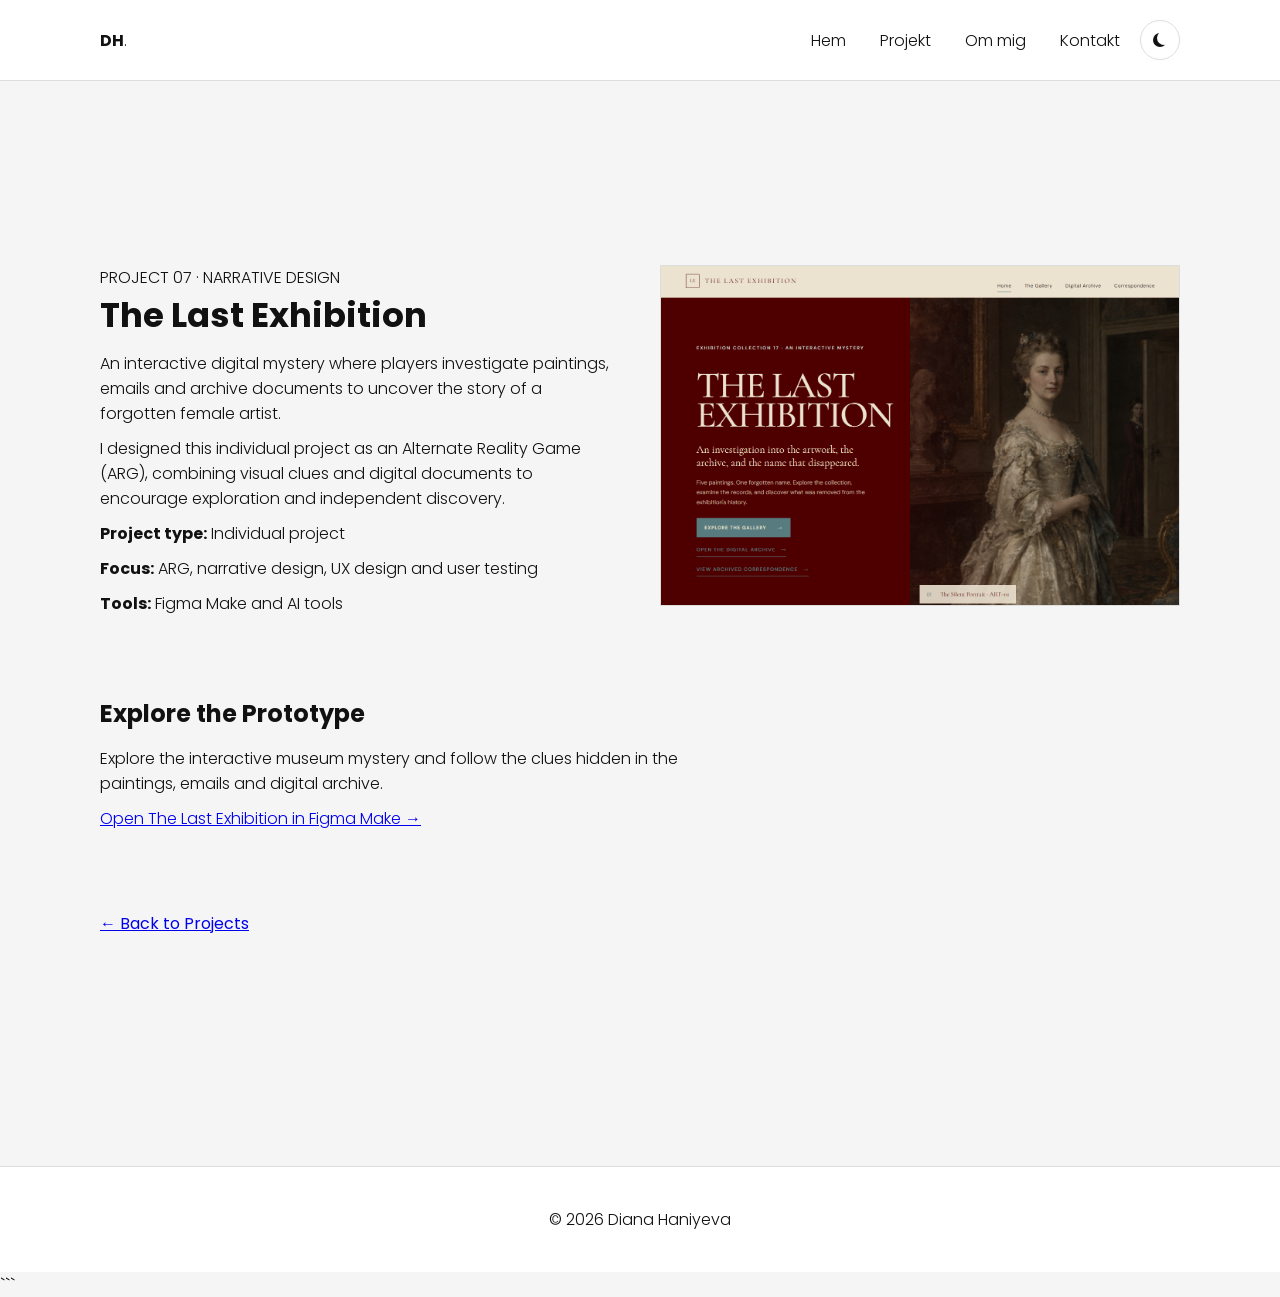
<file: project-7.html>
```html
<!DOCTYPE html>
<html lang="sv">
<head>
    <meta charset="UTF-8">
    <meta name="viewport" content="width=device-width, initial-scale=1.0">
    <title>The Last Exhibition | Diana Haniyeva</title>

    <link href="https://fonts.googleapis.com/css2?family=Poppins:wght@300;700&display=swap" rel="stylesheet">
    <link rel="stylesheet" href="style.css">
    <script src="script.js" defer></script>
</head>

<body>

<!-- Header -->
<header>
    <div class="logo">DH<span>.</span></div>

    <nav>
        <a href="index.html">Hem</a>
        <a href="projects.html">Projekt</a>
        <a href="about.html">Om mig</a>
        <a href="contact.html">Kontakt</a>
    </nav>

    <button id="themeToggle" aria-label="Toggle theme">
        <span class="icon"></span>
    </button>

    <button class="burger" id="burger" aria-label="Öppna meny">☰</button>
</header>

<!-- Mobile menu -->
<div class="mobile-menu" id="mobileMenu">
    <button class="close-menu" id="closeMenu" aria-label="Stäng meny">✕</button>

    <a href="index.html">Hem</a>
    <a href="projects.html">Projekt</a>
    <a href="about.html">Om mig</a>
    <a href="contact.html">Kontakt</a>
</div>

<!-- Project content -->
<section class="page">

    <!-- Project introduction and image -->
    <div class="case-block">

        <div class="case-text">
            <p>PROJECT 07 · NARRATIVE DESIGN</p>

            <h1>The Last Exhibition</h1>

            <p>
                An interactive digital mystery where players investigate
                paintings, emails and archive documents to uncover the
                story of a forgotten female artist.
            </p>

            <p>
                I designed this individual project as an Alternate Reality
                Game (ARG), combining visual clues and digital documents
                to encourage exploration and independent discovery.
            </p>

            <p>
                <strong>Project type:</strong> Individual project
            </p>

            <p>
                <strong>Focus:</strong> ARG, narrative design, UX design
                and user testing
            </p>

            <p>
                <strong>Tools:</strong> Figma Make and AI tools
            </p>
        </div>

        <div class="case-media">
            <img
                src="arg-project.png"
                alt="The Last Exhibition digital museum mystery prototype"
            >
        </div>

    </div>

    <!-- Prototype link -->
    <div class="case-block">
        <div class="case-text">

            <h2>Explore the Prototype</h2>

            <p>
                Explore the interactive museum mystery and follow the clues
                hidden in the paintings, emails and digital archive.
            </p>

            <p>
                <a
                    href="https://www.figma.com/make/1HKykftyHw8y58SbqZjU3Q/Museum-Mystery-Website-Prototype?fullscreen=1&t=0vDtRB40ZRIukpCw-1&code-node-id=0-6"
                    target="_blank"
                    rel="noopener noreferrer"
                >
                    Open The Last Exhibition in Figma Make →
                </a>
            </p>

        </div>
    </div>

    <!-- Back to projects -->
    <div class="case-block">
        <div class="case-text">
            <a href="projects.html">← Back to Projects</a>
        </div>
    </div>

</section>

<!-- Footer -->
<footer>
    <p>© 2026 Diana Haniyeva</p>
</footer>

</body>
</html>
```
</file>
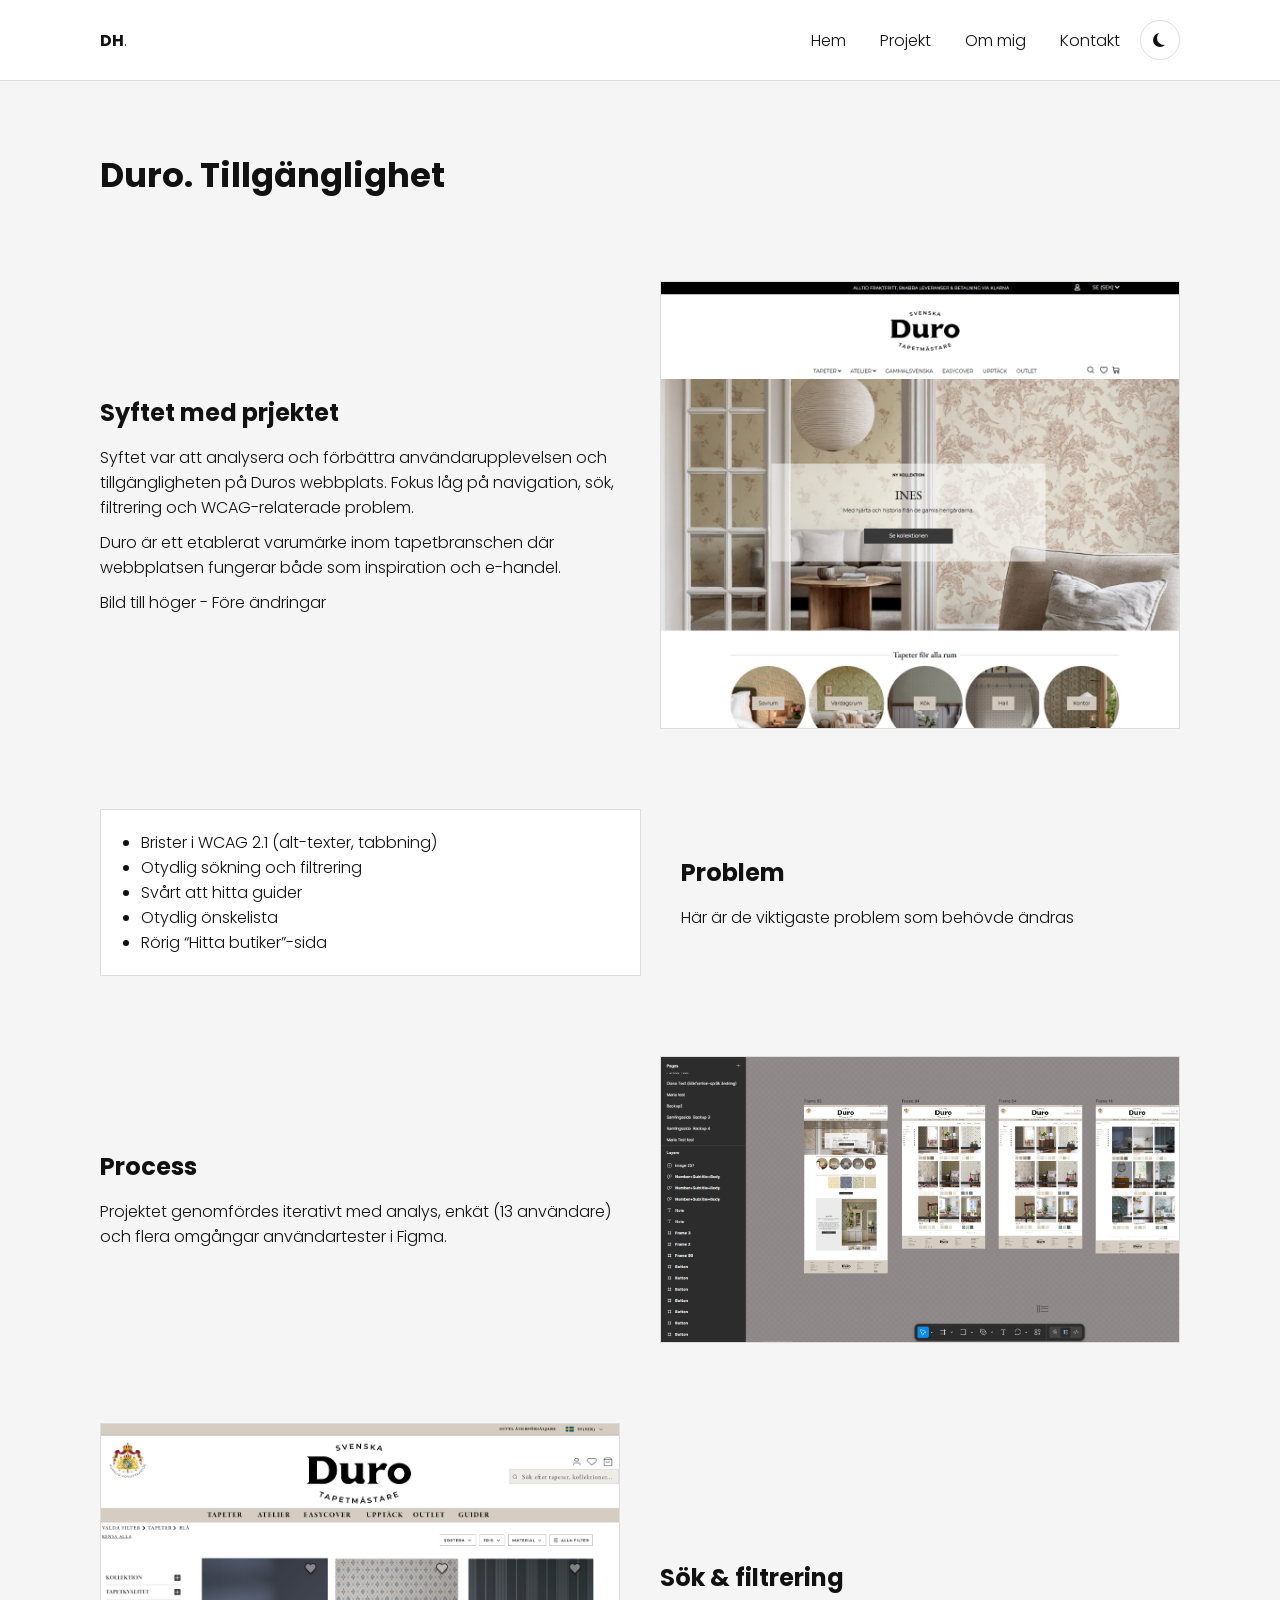
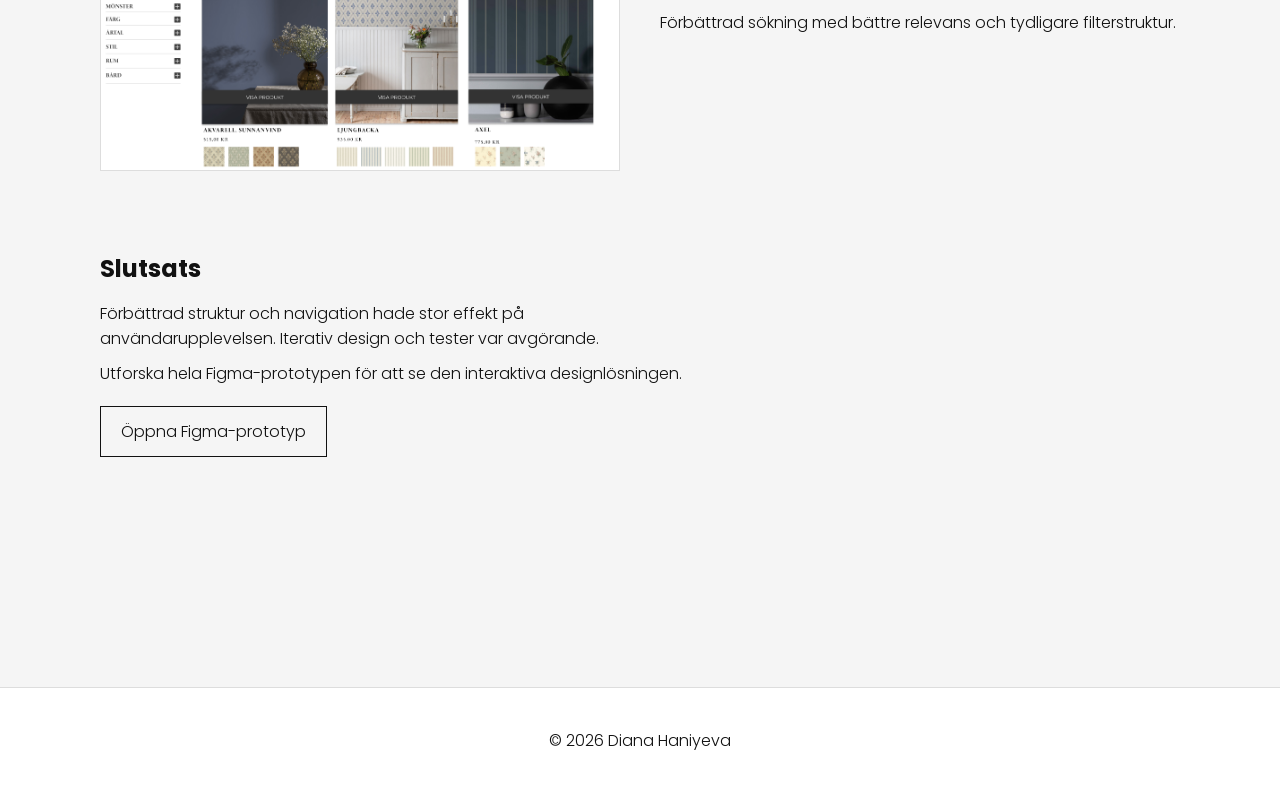
<file: project-detail.html>
<!DOCTYPE html>
<html lang="sv">
<head>
  <meta charset="UTF-8">
  <meta name="viewport" content="width=device-width, initial-scale=1.0">
  <title>Duro Tapeter – Case Study</title>

  <link href="https://fonts.googleapis.com/css2?family=Poppins:wght@300;700&display=swap" rel="stylesheet">
  <link rel="stylesheet" href="style.css">
</head>

<body>
<!-- header with links to other pages and dark mode button -->
<header>
  <div class="logo">DH<span>.</span></div>

  <nav>
    <a href="index.html">Hem</a>
    <a href="projects.html">Projekt</a>
    <a href="about.html">Om mig</a>
    <a href="contact.html">Kontakt</a>
  </nav>

  <button id="themeToggle" aria-label="Toggle theme">
    <span class="icon"></span>
  </button>

<!-- Burger menu button for phone -->
  <button class="burger" id="burger">☰</button>

</header>

<!-- In the burger menu -->
<div class="mobile-menu" id="mobileMenu">

  <!-- Close button in burger menu -->
  <button class="close-menu" id="closeMenu">✕</button>

  <a href="index.html">Hem</a>
  <a href="projects.html">Projekt</a>
  <a href="about.html">Om mig</a>
  <a href="contact.html">Kontakt</a>

</div>
<!-- Project 1 Duro page text-->
<section class="page">

  <h1>Duro. Tillgänglighet</h1>

  <!-- Introduction to the left -->
  <div class="case-block">
    <div class="case-text">
      <h2>Syftet med prjektet</h2>
      <p>
        Syftet var att analysera och förbättra användarupplevelsen och tillgängligheten på Duros webbplats. Fokus låg på navigation, sök, filtrering och WCAG-relaterade problem.
      </p>
      <p>
        Duro är ett etablerat varumärke inom tapetbranschen där webbplatsen fungerar både som inspiration och e-handel.
      </p>
      <p>
        Bild till höger - Före ändringar 
      </p>
    </div>

<!-- Picture to the right -->
    <div class="case-media">
      <img src="Screenshot 2026-04-20 140741.png" alt="Analysbild">
    </div>
  </div>

  <!-- Problem descriprion -->
  <div class="case-block reverse">
<!-- To the right -->
    <div class="case-text">
      <h2>Problem</h2>
      <p>Här är de viktigaste problem som behövde ändras</p>
    </div>
<!-- To the left -->
    <div class="case-media box">
      <ul>
        <li>Brister i WCAG 2.1 (alt-texter, tabbning)</li>
        <li>Otydlig sökning och filtrering</li>
        <li>Svårt att hitta guider</li>
        <li>Otydlig önskelista</li>
        <li>Rörig “Hitta butiker”-sida</li>
      </ul>
    </div>

  </div>

  <!-- Process text to the left -->
  <div class="case-block">

    <div class="case-text">
      <h2>Process</h2>
      <p>
        Projektet genomfördes iterativt med analys, enkät (13 användare) och flera omgångar användartester i Figma.
      </p>
    </div>
 <!-- Picture to the right -->
    <div class="case-media">
      <img src="Screenshot 2026-04-20 141540.png" alt="Process">
    </div>

  </div>

  <!-- Solution -->
  <div class="case-block reverse">

    <div class="case-text">
      <h2>Sök & filtrering</h2>
      <p>
        Förbättrad sökning med bättre relevans och tydligare filterstruktur.
      </p>
    </div>

    <div class="case-media">
      <img src="Screenshot 2026-04-20 141828.png" alt="Search redesign">
    </div>

  </div>

  <!-- Summary -->
  <div class="case-block">

    <div class="case-text">
      <h2>Slutsats</h2>
      <p>
        Förbättrad struktur och navigation hade stor effekt på användarupplevelsen. Iterativ design och tester var avgörande.
      </p>
      <p>
    Utforska hela Figma-prototypen för att se den interaktiva designlösningen.
  </p>
<!-- Link to figma prototype -->
  <a href="https://www.figma.com/proto/PEtInM5qa225ULpY6NK7l5/Figma-Duro?node-id=1078-3986&p=f&t=1OouXwcPXivBkzfF-1&scaling=min-zoom&content-scaling=fixed&page-id=107%3A52807"
     target="_blank"
     class="cta-btn">
    Öppna Figma-prototyp
  </a>
    </div>

    <div class="case-link">
 

</section>

<!-- Footer -->
<footer>
  <p>© 2026 Diana Haniyeva</p>
</footer>

<!-- Links dark mode in java script-->
<script src="script.js"></script>
</body>
</html>
</file>
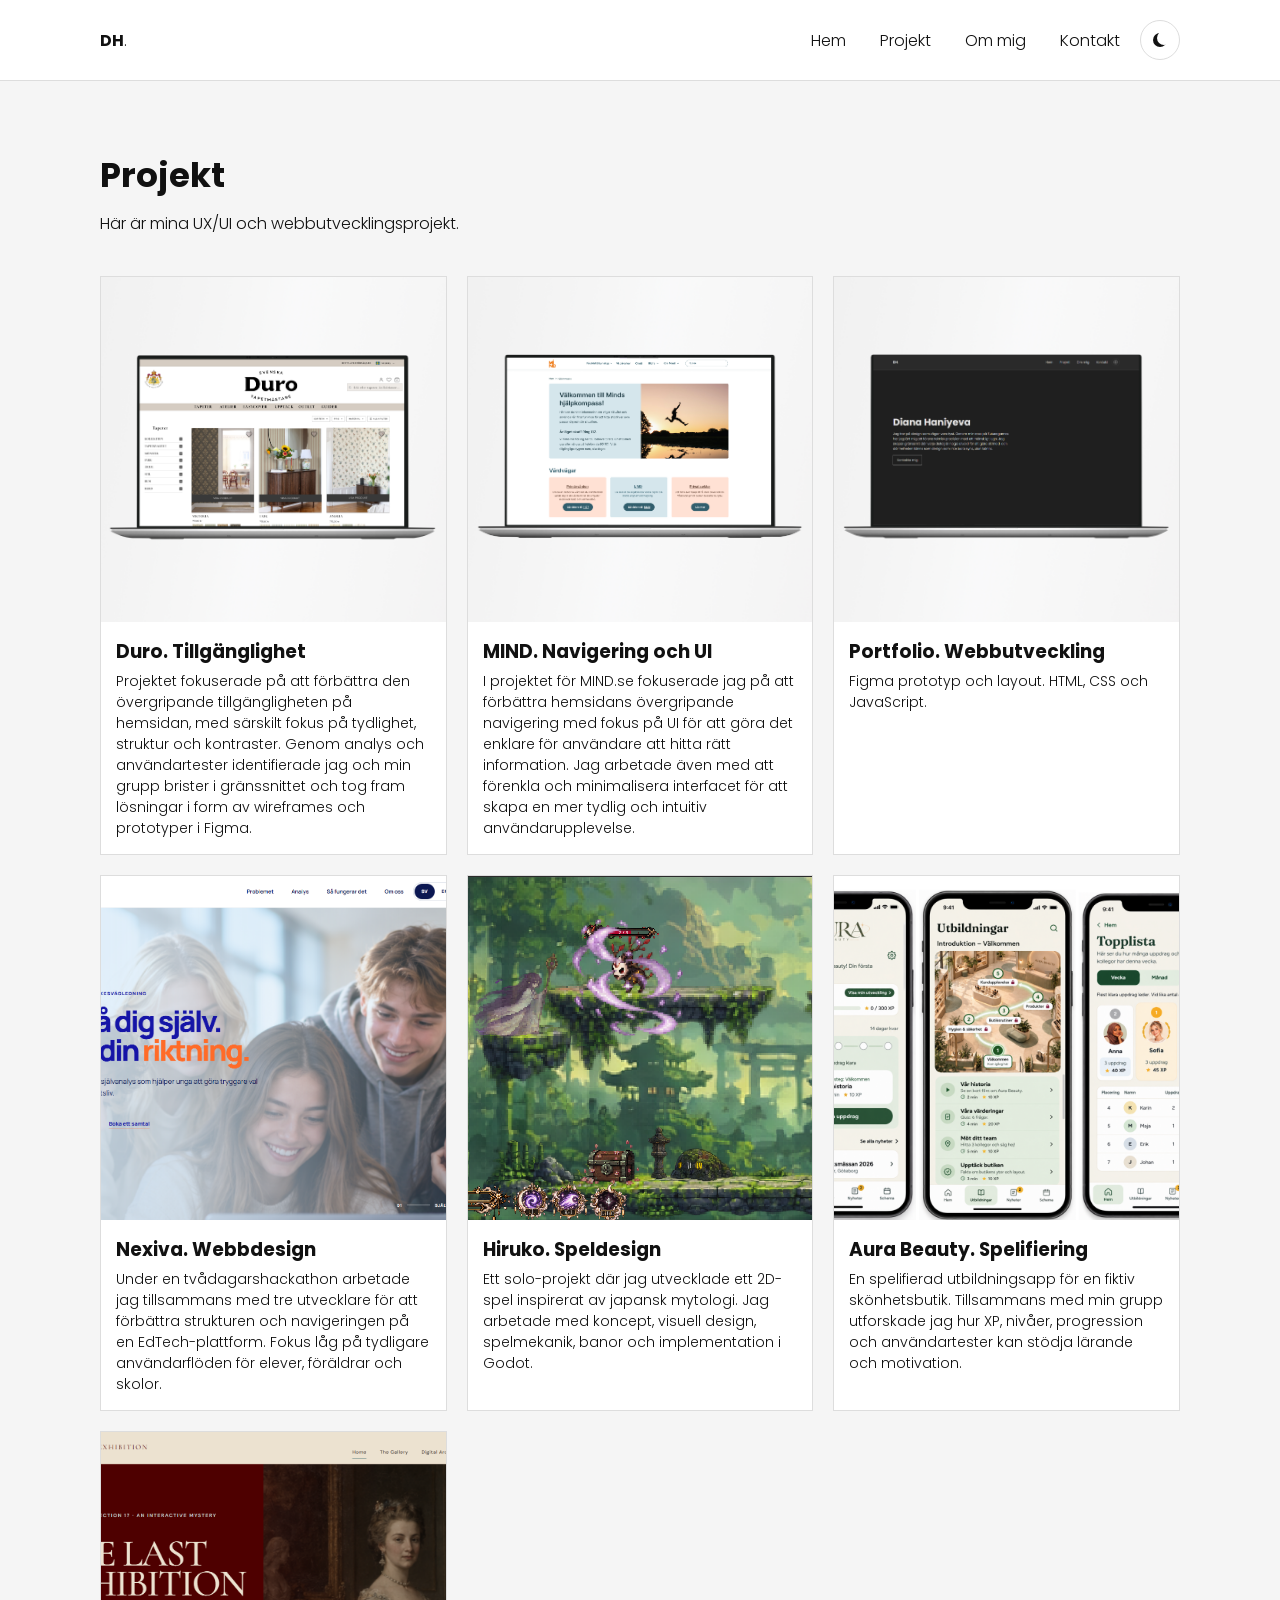
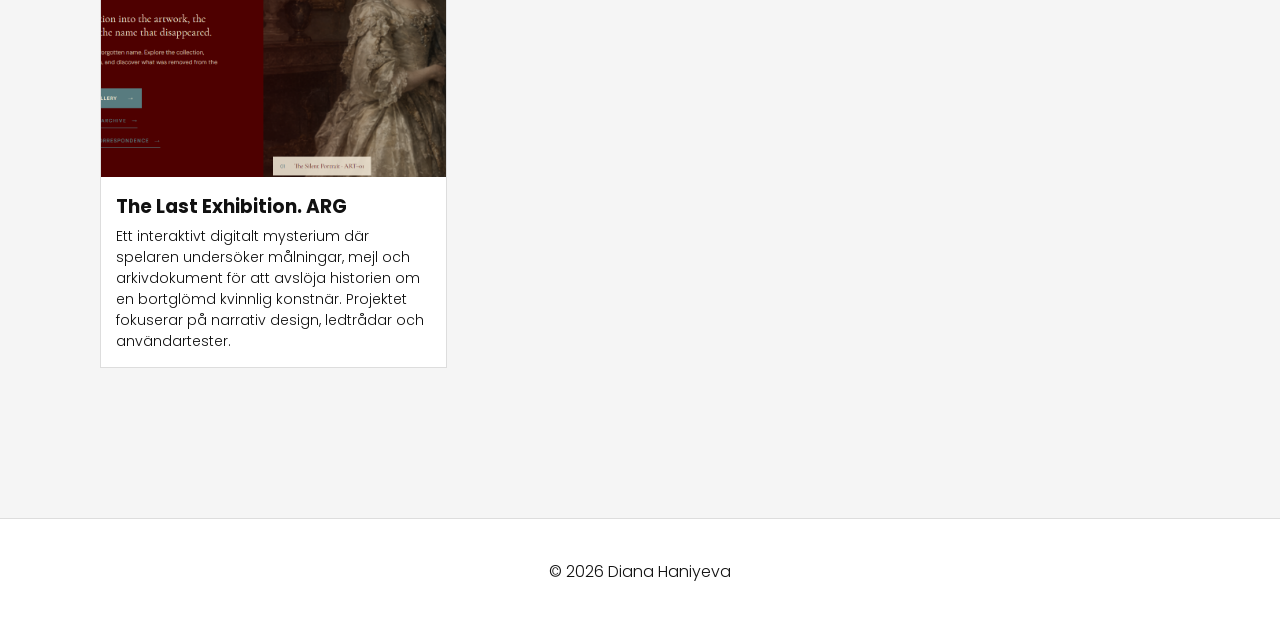
<file: projects.html>
<!DOCTYPE html>
<html lang="sv">
<head>
  <meta charset="UTF-8">
  <meta name="viewport" content="width=device-width, initial-scale=1.0">
  <title>Projekt</title>

  <link href="https://fonts.googleapis.com/css2?family=Poppins:wght@300;700&display=swap" rel="stylesheet">
  <link rel="stylesheet" href="style.css">
</head>

<body>
<!-- header with links to other pages and dark mode button -->
<header>
  <div class="logo">DH<span>.</span></div>

  <nav>
    <a href="index.html">Hem</a>
    <a href="projects.html">Projekt</a>
    <a href="about.html">Om mig</a>
    <a href="contact.html">Kontakt</a>
  </nav>

  <button id="themeToggle" aria-label="Toggle theme">
  <span class="icon"></span>
</button>
<!-- Burger menu button for phone -->
  <button class="burger" id="burger">☰</button>

</header>

<!-- In the burger menu -->
<div class="mobile-menu" id="mobileMenu">

  <!-- Close button in burger menu -->
  <button class="close-menu" id="closeMenu">✕</button>

  <a href="index.html">Hem</a>
  <a href="projects.html">Projekt</a>
  <a href="about.html">Om mig</a>
  <a href="contact.html">Kontakt</a>

</div>
<section class="page">

  <h1>Projekt</h1>
  <p>Här är mina UX/UI och webbutvecklingsprojekt.</p>

  <div class="project-grid">

    <!-- Project 1 Duro -->
    <a href="project-detail.html" class="project-card">
      <img src="Screenshot 2026-04-20 131721.png" alt="Projekt 1">
      <div class="project-card-content">
        <h3>Duro. Tillgänglighet</h3>
        <p>Projektet fokuserade på att förbättra den övergripande tillgängligheten på hemsidan, med särskilt fokus på tydlighet, struktur och kontraster. Genom analys och användartester identifierade jag och min grupp brister i gränssnittet och tog fram lösningar i form av wireframes och prototyper i Figma.</p>
      </div>
    </a>

    <!-- Project 2 mind -->
    <a href="project-2.html" class="project-card">
      <img src="Screenshot 2026-04-20 131816.png" alt="Projekt 2">
      <div class="project-card-content">
        <h3>MIND. Navigering och UI </h3>
        <p>I projektet för MIND.se fokuserade jag på att förbättra hemsidans övergripande navigering med fokus på UI för att göra det enklare för användare att hitta rätt information. Jag arbetade även med att förenkla och minimalisera interfacet för att skapa en mer tydlig och intuitiv användarupplevelse.</p>
      </div>
    </a>

    <!-- Project 3 portfolio-->
    <a href="project-3.html" class="project-card">
      <img src="Screenshot 2026-04-20 133045.png" alt="Projekt 3">
      <div class="project-card-content">
        <h3>Portfolio. Webbutveckling</h3>
        <p>Figma prototyp och layout. HTML, CSS och JavaScript.</p>
      </div>
    </a>
    
    <!-- Project 4: Nexiva -->
    <a href="project-4.html" class="project-card">
      <img src="nexiva-after.png" alt="Nexivas omdesignade webbplats">

      <div class="project-card-content">
        <h3>Nexiva. Webbdesign</h3>
        <p>
          Under en tvådagarshackathon arbetade jag tillsammans med
          tre utvecklare för att förbättra strukturen och navigeringen
          på en EdTech-plattform. Fokus låg på tydligare användarflöden
          för elever, föräldrar och skolor.
        </p>
      </div>
    </a>

    <!-- Project 5: Hiruko -->
    <a href="project-5.html" class="project-card">
      <img src="hiruko-combat.png" alt="Hiruko, ett pixelbaserat dungeon crawler-spel">

      <div class="project-card-content">
        <h3>Hiruko. Speldesign</h3>
        <p>
          Ett solo-projekt där jag utvecklade ett 2D-spel inspirerat
          av japansk mytologi. Jag arbetade med koncept, visuell design,
          spelmekanik, banor och implementation i Godot.
        </p>
      </div>
    </a>

    <!-- Project 6: Aura Beauty -->
    <a href="project-6.html" class="project-card">
      <img src="aura-dashboard.png" alt="Aura Beautys utbildningsdashboard">

      <div class="project-card-content">
        <h3>Aura Beauty. Spelifiering</h3>
        <p>
          En spelifierad utbildningsapp för en fiktiv skönhetsbutik.
          Tillsammans med min grupp utforskade jag hur XP, nivåer,
          progression och användartester kan stödja lärande och motivation.
        </p>
      </div>
    </a>

    <!-- Project 7: The Last Exhibition -->
    <a href="project-7.html" class="project-card">
      <img src="arg-project.png" alt="The Last Exhibition, ett interaktivt digitalt mysterium">

      <div class="project-card-content">
        <h3>The Last Exhibition. ARG</h3>
        <p>
          Ett interaktivt digitalt mysterium där spelaren undersöker
          målningar, mejl och arkivdokument för att avslöja historien
          om en bortglömd kvinnlig konstnär. Projektet fokuserar på
          narrativ design, ledtrådar och användartester.
        </p>
      </div>
    </a>

  </div>

</section>
<!-- Footer-->
<footer>
  <p>© 2026 Diana Haniyeva</p>
</footer>
<!-- Links dark mode and animation in java script-->
<script src="script.js"></script>
</body>
</html>
</file>
<file: style.css>
/* WEBSITE COLORS*/
:root {
  --bg: #f5f5f5;
  --text: #111;
  --card: #ffffff;
  --border: #ddd;
}

.dark-mode {
  --bg: #1f1f1f;
  --text: #e6e6e6;
  --card: #2a2a2a;
  --border: #444;
}

/* LAYOUT*/
.page {
  padding: 150px 100px;
  min-height: 100vh;
}

.home {
  display: flex;
  flex-direction: column;
  justify-content: center;
  height: 100vh;
  padding: 150px 100px;
}

/* FONT AND COLOR*/
body {
  font-family: 'Poppins', sans-serif;
  background: var(--bg);
  color: var(--text);
}

/* TITLE AND TEXT */

/* h1 home page title */
.home h1 {
  font-size: 48px;
  font-weight: 700;
}

/* h1 page title */
.page h1 {
  font-size: 34px;
  font-weight: 700;
  margin-bottom: 10px;
}
/* h2 page title */
.page h2 {
  font-size: 24px;
  font-weight: 700;
  margin-bottom: 15px;
}
/* p text size */
p {
  font-weight: 300;
  margin-top: 10px;
  max-width: 600px;
}

/* CTA BUTTONS */
.cta-btn,
.copy-btn,
/* default */
button.cta-btn {
  display: inline-block;
  margin-top: 20px;
  padding: 12px 20px;
  border: 1px solid var(--text);
  background: transparent;
  color: var(--text);

  font-family: inherit;
  font-size: inherit;
  font-weight: 300;

  text-decoration: none;
  cursor: pointer;
  width: fit-content;
}

/* Hover */
.cta-btn:hover,
.copy-btn:hover {
  background: var(--text);
  color: var(--bg);
}

/* Pressed */
.cta-btn:active,
.copy-btn:active {
  background: #666666;   /* ljusare än svart */
  color: var(--bg);
  border-color: #666666;
}

/* Button outline */
.cta-btn:focus,
.copy-btn:focus {
  outline: none;
}
/* Home button fit button size to text*/
.home .cta-btn {
  width: fit-content;
}

/* Reset */
* {
  margin: 0;
  padding: 0;
  box-sizing: border-box;
}

/* HEADER*/
header {
  position: fixed;
  top: 0;
  width: 100%;
  padding: 20px 100px;
  display: flex;
  align-items: center;
  background: var(--card);
  border-bottom: 1px solid var(--border);
  z-index: 1000;
}

.logo {
  font-weight: 700;
}

.logo span {
  font-weight: 300;
}

nav {
  margin-left: auto;
}

nav a {
  margin-left: 30px;
  text-decoration: none;
  color: var(--text);
  font-weight: 300;
}

/* FOOTER */
footer {
  display: flex;
  justify-content: center;
  align-items: center;
  text-align: center;
  padding: 40px;
  background: var(--card);
  border-top: 1px solid var(--border);
}

footer p {
  margin: 0;
  font-weight: 300;
}

/* RESPONSIVE*/
@media (max-width: 768px) {
  header {
    padding: 20px;
  }

  nav a {
    margin-left: 15px;
  }

  .page,
  .home {
    padding: 120px 20px;
  }
}
/* DARK MODE TOGGLE ,SUN AND MOON ICON*/


#themeToggle {
  margin-left: 20px;
  width: 40px;
  height: 40px;
  border-radius: 50%;
  border: 1px solid var(--border);
  background: var(--card);
  position: relative;
  cursor: pointer;
  display: flex;
  align-items: center;
  justify-content: center;
}

/* LIGHT MODE will show moon icon */

.icon {
  width: 14px;
  height: 14px;
  border-radius: 50%;
  background: var(--text);
  position: relative;
}

/* moon cut out */
.icon::before {
  content: "";
  position: absolute;
  top: -2px;
  left: 4px;
  width: 14px;
  height: 14px;
  border-radius: 50%;
  background: var(--card);
}

/* DARK MODE will show sun icon*/

.dark-mode .icon {
  width: 10px;
  height: 10px;
  background: var(--text);
  border-radius: 50%;
}

/* sun position and shape */
.dark-mode .icon::before,
.dark-mode .icon::after {
  position: absolute;
  top: 50%;
  left: 50%;
  width: 18px;
  height: 18px;
  transform: translate(-50%, -50%);
  border-radius: 50%;
}

/* sun rays */
.dark-mode .icon::before {
  border: 1px solid var(--text);
  opacity: 0.6;
}

/*PHONE DARKMODE BUTTON POSITION*/
@media (max-width: 768px) {
  #themeToggle {
  margin-left: auto;
}

}

/*PROJECT PAGE GRID*/
.project-grid {
  display: grid;
  grid-template-columns: repeat(3, 1fr);
  gap: 20px;
  margin-top: 40px;
}
/*tablet layout*/
@media (max-width: 900px) {
  .project-grid {
    grid-template-columns: repeat(2, 1fr);
  }
}
/*mobile layput*/
@media (max-width: 600px) {
  .project-grid {
    grid-template-columns: 1fr;
  }
}

/* PROJECT CARD STYLE */
.project-card {
  text-decoration: none;
  color: var(--text);
  border: 1px solid var(--border);
  background: var(--card);
  display: flex;
  flex-direction: column;
  transition: transform 0.2s ease;
}

.project-card:hover {
  transform: scale(1.03);
}

/* PROJECT IMAGE */
.project-image {
  width: 100%;
  aspect-ratio: 1 / 1;
  background: linear-gradient(135deg, #dcdcdc, #f0f0f0);
  display: flex;
  align-items: center;
  justify-content: center;
  font-weight: 300;
  color: #666;
}

.dark-mode .project-image {
  background: linear-gradient(135deg, #2a2a2a, #3a3a3a);
  color: #aaa;
}

/* CARD TEXT UNDER IMAGE*/
.project-card-content {
  padding: 15px;
}

.project-card-content h3 {
  font-weight: 700;
  margin: 0;
}

.project-card-content p {
  font-weight: 300;
  font-size: 14px;
  margin-top: 5px;
}


/* CONTACT FORM PAGE LAYOUT*/
.form-page {
  min-height: 100vh;
  display: flex;
  align-items: flex-start;   
  padding: 150px 100px;
}

.form-container {
  max-width: 500px;
}

.form-container h1 {
  font-size: 34px;
  font-weight: 700;
  margin-bottom: 10px;
}

.form-container p {
  font-weight: 300;
  margin-bottom: 20px;
}

.form {
  display: flex;
  flex-direction: column;
  gap: 15px;
}

.form label {
  font-weight: 300;
}

/* INPUT TEXT */
.form input,
.form textarea {
  padding: 12px;
  border: 1px solid var(--border);
  background: var(--card);
  color: var(--text);
  font-family: inherit;
  font-size: 14px;
}

/* TEXTAREA */
.form textarea {
  min-height: 120px;
  resize: vertical;
}

/* FOCUS */
.form input:focus,
.form textarea:focus {
  outline: none;
  border-color: var(--text);
}

/* MESSAGE */
#formMessage {
  font-weight: 300;
}

.form-container {
  margin-top: 0; 
}

/* BURGER BUTTON */
.burger {
  margin-left: auto;
  display: none;
  font-size: 26px;
  background: none;
  border: none;
  cursor: pointer;
  color: var(--text);
}

/* MOBILE MENU IN THE BURGER MENU*/
.mobile-menu {
  position: fixed;
  top: 0;
  right: 0;
  width: 300px;
  height: 100vh;
  background: var(--card);
  border-left: 1px solid var(--border);
  padding: 100px 30px;
  display: none;
  flex-direction: column;
  gap: 25px;
  text-align: right;
  z-index: 1500;
}

.mobile-menu.active {
  display: flex;
}

.mobile-menu a {
  font-size: 18px;
  text-decoration: none;
  color: var(--text);
}

/* CLOSE BUTTON IN THE BURGER MENU*/
.close-menu {
  position: absolute;
  top: 20px;
  right: 20px;
  background: none;
  border: none;
  font-size: 22px;
  cursor: pointer;
  color: var(--text);
}

/* ONLY MOBILE */
@media (max-width: 768px) {
  nav {
    display: none;
  }

  .burger {
    display: block;
  }
}

.project-card img {
  width: 100%;
  aspect-ratio: 1 / 1;
  object-fit: cover;
  display: block;
}
.case-img {
  width: 100%;
  max-width: 800px;
  margin: 30px 0;
  display: block;
  border: 1px solid var(--border);
  object-fit: cover;
}
.case-block {
  display: flex;
  align-items: center;
  justify-content: space-between;
  gap: 40px;
  margin: 80px 0;
}

.case-block.reverse {
  flex-direction: row-reverse;
}

.case-text {
  flex: 1;
}

.case-media {
  flex: 1;
}

.case-media img {
  width: 100%;
  max-width: 850px;
  border: 1px solid var(--border);
  display: block;
}

/* LIST BOX */
.case-media.box {
  background: var(--card);
  border: 1px solid var(--border);
  padding: 20px;
}

.case-media ul {
  padding-left: 20px;
  font-weight: 300;
}

/* MOBILE PROJECT SIZE */
@media (max-width: 768px) {
  .case-block,
  .case-block.reverse {
    flex-direction: column;
  }

  .case-media img {
    max-width: 100%;
  }
}

/* CONTACT*/
.contact-item {
  margin-top: 30px;
}

/* CONTACT FORM RESPONSIVE*/

.form-page {
  display: flex;
  align-items: flex-start;
}

/* gör container flexibel istället för fast */
.form-container {
  width: 100%;
  max-width: 500px;
}

/* inputs får aldrig sticka ut */
.form input,
.form textarea {
  width: 100%;
  max-width: 100%;
}

/* MOBILE AND TABLET */
@media (max-width: 768px) {

  .form-page {
    padding: 120px 20px;
  }

  .form-container {
    max-width: 100%;
  }
}
</file>
